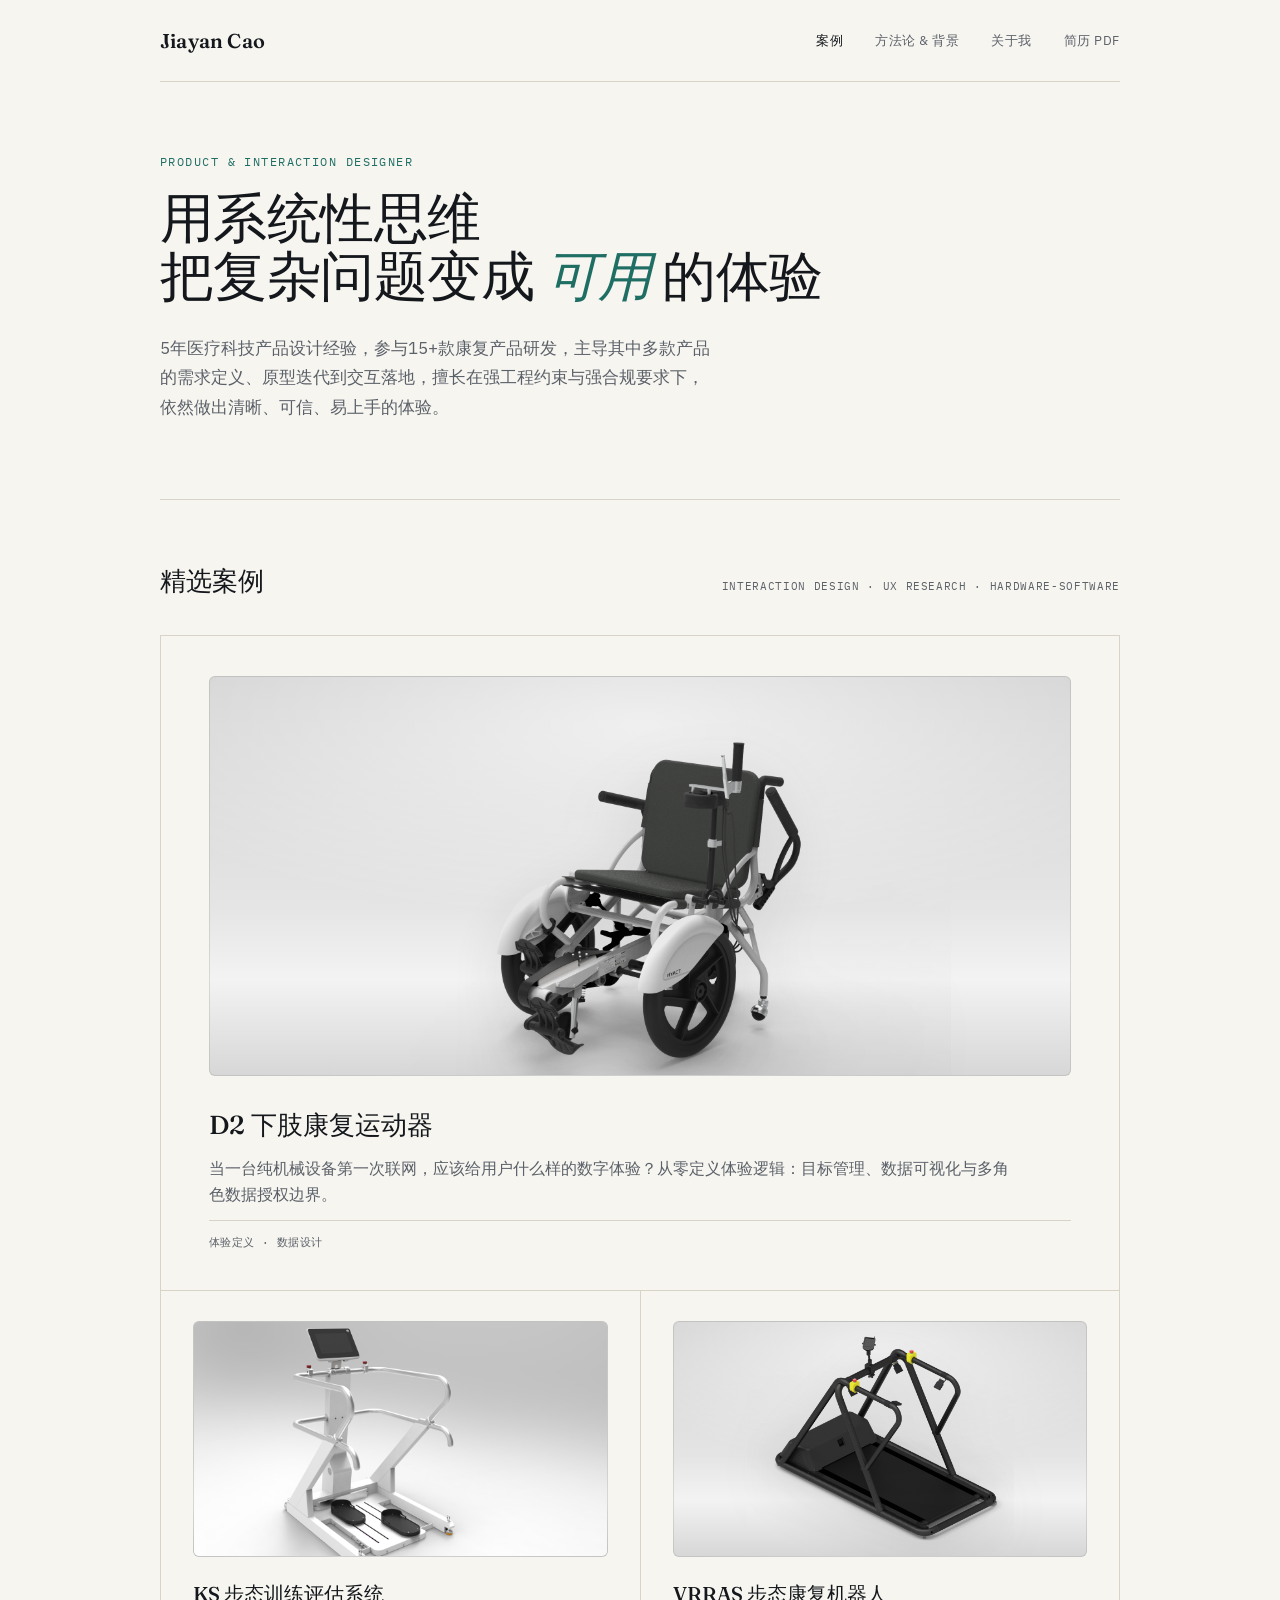
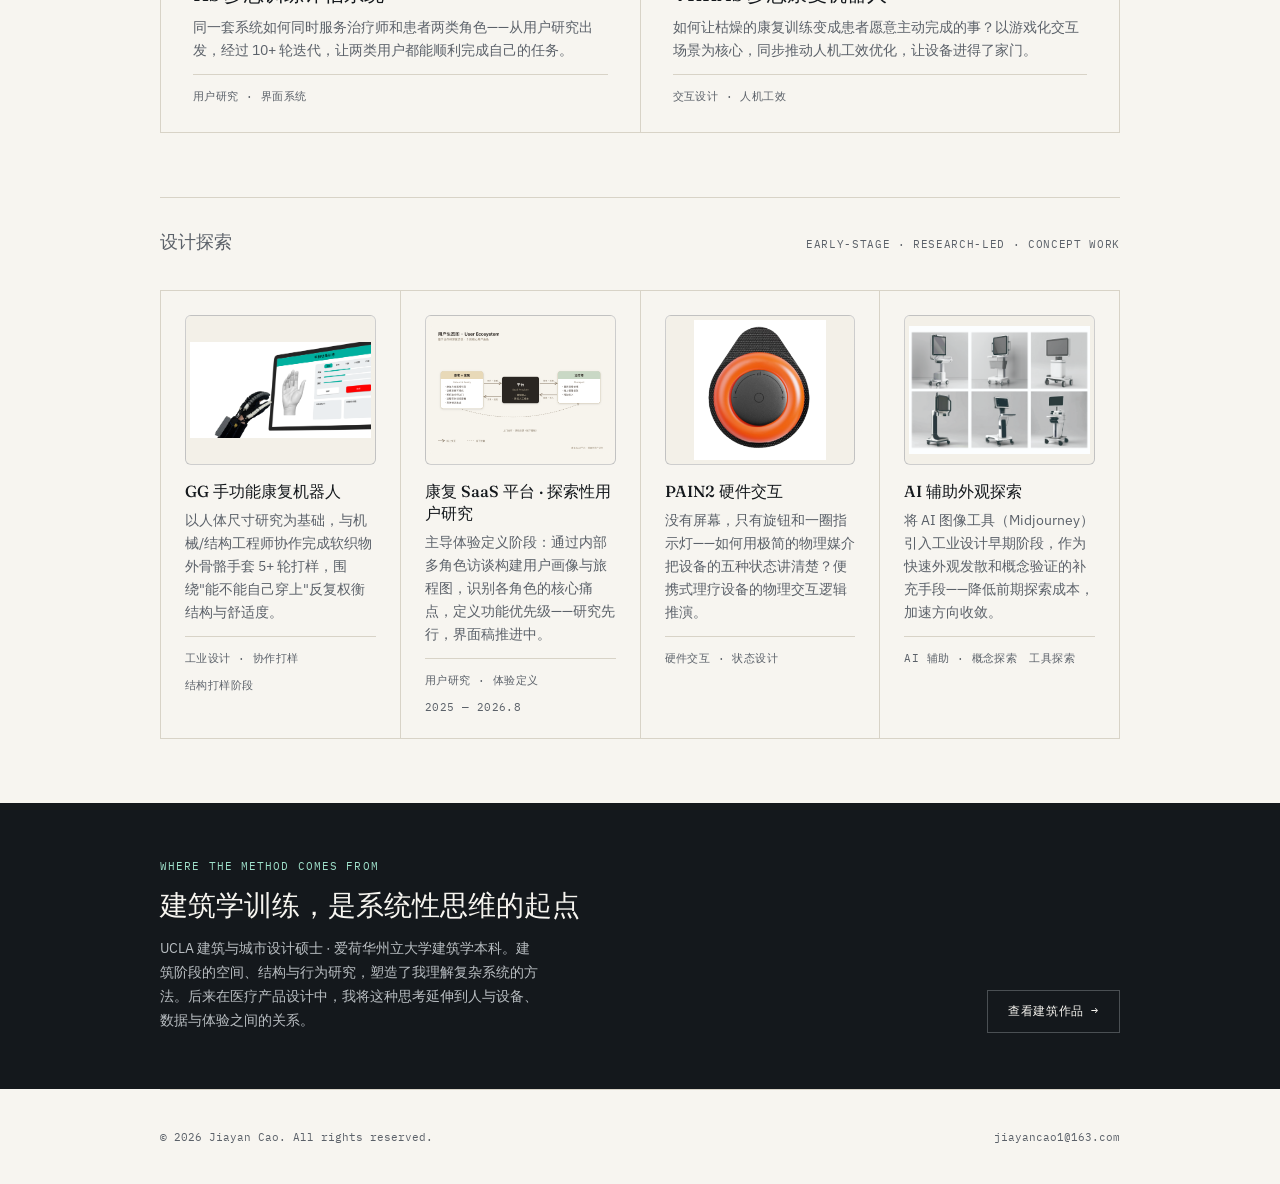
<file: index.html>
<!DOCTYPE html>
<html lang="zh-CN">
<head>
<meta charset="UTF-8">
<meta name="viewport" content="width=device-width, initial-scale=1">
<title>Jiayan Cao — Portfolio</title>
<link rel="preconnect" href="https://fonts.googleapis.com">
<link href="https://fonts.googleapis.com/css2?family=Fraunces:opsz,wght@9..144,400;9..144,500;9..144,600&family=IBM+Plex+Sans:wght@400;500&family=IBM+Plex+Sans+SC:wght@400;500&family=IBM+Plex+Mono:wght@400;500&display=swap" rel="stylesheet">
<link rel="stylesheet" href="assets/style.css?v=3">
<style>
  /* --- 设计探索卡片：内嵌紧凑型多图轮播（hover 浮现式：浮动箭头 + 极简圆点） --- */
  .thumb-carousel{position:relative;width:100%;height:100%;}
  .thumb-carousel .tc-viewport{
    width:100%;height:100%;overflow:hidden;
    display:flex;align-items:center;justify-content:center;
    padding:4px;box-sizing:border-box;
  }
  .thumb-carousel .tc-viewport img{max-width:100%;max-height:100%;width:auto;height:auto;display:block;}
  /* 浮动箭头：hover 时浮现，图片左右两侧垂直居中 */
  .thumb-carousel .tc-btn{
    position:absolute;top:50%;transform:translateY(-50%);
    width:22px;height:22px;border-radius:50%;
    background:rgba(20,24,28,0.45);color:#fff;border:none;
    display:flex;align-items:center;justify-content:center;
    cursor:pointer;font-size:13px;line-height:1;
    opacity:0;transition:opacity 0.25s ease,background 0.15s;
    z-index:2;backdrop-filter:blur(3px);
  }
  .thumb-carousel .tc-btn.prev-btn{left:6px;}
  .thumb-carousel .tc-btn.next-btn{right:6px;}
  .thumb-carousel:hover .tc-btn{opacity:1;}
  .thumb-carousel .tc-btn:hover{background:rgba(20,24,28,0.7);}
  /* 圆点指示器：底部居中，hover 时浮现 */
  .thumb-carousel .tc-dots{
    position:absolute;left:50%;transform:translateX(-50%);bottom:5px;
    display:flex;gap:4px;z-index:2;
    opacity:0;transition:opacity 0.25s ease;
  }
  .thumb-carousel:hover .tc-dots{opacity:1;}
  .thumb-carousel .tc-dot{
    width:4px;height:4px;border-radius:50%;
    background:rgba(255,255,255,0.4);cursor:pointer;
    transition:background 0.15s,transform 0.15s;
  }
  .thumb-carousel .tc-dot.on{background:#fff;transform:scale(1.3);}
  .thumb-carousel .tc-dot:hover{background:rgba(255,255,255,0.7);}
  /* 触屏设备：无 hover，始终显示控件 */
  @media (hover: none){
    .thumb-carousel .tc-btn,.thumb-carousel .tc-dots{opacity:1;}
  }

  /* --- Lightbox：点击研究类缩略图放大查看 --- */
  .thumb-carousel .tc-viewport img.zoomable{cursor:zoom-in;}
  .lightbox-overlay{
    position:fixed;inset:0;z-index:9999;
    background:rgba(20,24,28,0.92);
    display:none;align-items:center;justify-content:center;
    padding:32px;box-sizing:border-box;
  }
  .lightbox-overlay.show{display:flex;}
  .lightbox-overlay img{
    max-width:95vw;max-height:92vh;
    width:auto;height:auto;
    box-shadow:0 20px 60px rgba(0,0,0,0.5);
    border-radius:6px;background:#F7F4ED;
  }
  .lightbox-close{
    position:absolute;top:18px;right:22px;
    width:36px;height:36px;border:none;border-radius:50%;
    background:rgba(255,255,255,0.15);color:#fff;
    font-size:20px;line-height:1;cursor:pointer;
    display:flex;align-items:center;justify-content:center;
    transition:background 0.15s;
  }
  .lightbox-close:hover{background:rgba(255,255,255,0.3);}
</style>
</head>
<body>

<div class="wrap">
  <nav>
    <div class="logo"><a href="index.html">Jiayan Cao</a></div>
    <div class="navlinks">
      <a href="index.html" class="active">案例</a>
      <a href="architecture.html">方法论 &amp; 背景</a>
      <a href="about.html">关于我</a>
      <a href="assets/Resume_曹家彦.pdf?v=20261028" target="_blank" rel="noopener">简历 PDF</a>
    </div>
  </nav>

  <section class="hero">
    <div class="kicker">Product &amp; Interaction Designer</div>
    <h1 class="hero-title">用系统性思维<br>把复杂问题变成 <em>可用</em> 的体验</h1>
    <p class="hero-sub">5年医疗科技产品设计经验，参与15+款康复产品研发，主导其中多款产品的需求定义、原型迭代到交互落地，擅长在强工程约束与强合规要求下，依然做出清晰、可信、易上手的体验。</p>
  </section>

  <section id="featured-cases" class="section">
    <div class="section-head">
      <h2>精选案例</h2>
      <div class="tag">Interaction design · UX research · Hardware-Software</div>
    </div>
    <div class="grid">
      <a class="card featured-hero" href="d2.html">
        <div class="thumb stage-unified d2-stage"><img src="assets/D2/d2_new.png" alt="D2"></div>
        <h3>D2 下肢康复运动器</h3>
        <p>当一台纯机械设备第一次联网，应该给用户什么样的数字体验？从零定义体验逻辑：目标管理、数据可视化与多角色数据授权边界。</p>
        <div class="card-cta">查看案例 →</div>
        <div class="spec">
          <span class="cap">体验定义 · 数据设计</span>
        </div>
      </a>
      <a class="card" href="ks.html">
        <div class="thumb stage-unified ks-stage"><img src="assets/KS/ks_hero.jpg" alt="KS"></div>
        <h3>KS 步态训练评估系统</h3>
        <p>同一套系统如何同时服务治疗师和患者两类角色——从用户研究出发，经过 10+ 轮迭代，让两类用户都能顺利完成自己的任务。</p>
        <div class="card-cta">查看案例 →</div>
        <div class="spec">
          <span class="cap">用户研究 · 界面系统</span>
        </div>
      </a>
      <a class="card" href="vrras.html">
        <div class="thumb stage-unified vrras-stage"><img src="assets/VRRAS/vrras_new.png" alt="VRRAS"></div>
        <h3>VRRAS 步态康复机器人</h3>
        <p>如何让枯燥的康复训练变成患者愿意主动完成的事？以游戏化交互场景为核心，同步推动人机工效优化，让设备进得了家门。</p>
        <div class="card-cta">查看案例 →</div>
        <div class="spec">
          <span class="cap">交互设计 · 人机工效</span>
        </div>
      </a>
    </div>
  </section>

  <section class="section" style="padding-top:32px;">
    <div class="section-head">
      <h2 style="font-size:18px;color:var(--ink-soft);">设计探索</h2>
      <div class="tag">Early-stage · Research-led · Concept work</div>
    </div>
    <div class="grid cols-4">
      <div class="card sm">
        <div class="thumb" id="de-thumb-gg" style="height:150px;"></div>
        <h3 style="font-size:16px;">GG 手功能康复机器人</h3>
        <p>以人体尺寸研究为基础，与机械/结构工程师协作完成软织物外骨骼手套 5+ 轮打样，围绕"能不能自己穿上"反复权衡结构与舒适度。</p>
        <div class="spec"><span class="cap">工业设计 · 协作打样</span><span>结构打样阶段</span></div>
      </div>
      <div class="card sm">
        <div class="thumb" id="de-thumb-saas" style="height:150px;"></div>
        <h3 style="font-size:16px;">康复 SaaS 平台 · 探索性用户研究</h3>
        <p>主导体验定义阶段：通过内部多角色访谈构建用户画像与旅程图，识别各角色的核心痛点，定义功能优先级——研究先行，界面稿推进中。</p>
        <div class="spec"><span class="cap">用户研究 · 体验定义</span><span>2025 — 2026.8</span></div>
      </div>
      <div class="card sm">
        <div class="thumb" id="de-thumb-pain2" style="height:150px;"></div>
        <h3 style="font-size:16px;">PAIN2 硬件交互</h3>
        <p>没有屏幕，只有旋钮和一圈指示灯——如何用极简的物理媒介把设备的五种状态讲清楚？便携式理疗设备的物理交互逻辑推演。</p>
        <div class="spec"><span class="cap">硬件交互 · 状态设计</span></div>
      </div>
      <div class="card sm">
        <div class="thumb" id="de-thumb-ai" style="height:150px;"></div>
        <h3 style="font-size:16px;">AI 辅助外观探索</h3>
        <p>将 AI 图像工具（Midjourney）引入工业设计早期阶段，作为快速外观发散和概念验证的补充手段——降低前期探索成本，加速方向收敛。</p>
        <div class="spec"><span class="cap">AI 辅助 · 概念探索</span><span>工具探索</span></div>
      </div>
    </div>
  </section>
</div>

<a class="arch-strip" href="architecture.html" style="display:block;">
  <div class="wrap">
    <div>
      <div class="kicker">Where the method comes from</div>
      <h2>建筑学训练，是系统性思维的起点</h2>
      <p>UCLA 建筑与城市设计硕士 · 爱荷华州立大学建筑学本科。建筑阶段的空间、结构与行为研究，塑造了我理解复杂系统的方法。后来在医疗产品设计中，我将这种思考延伸到人与设备、数据与体验之间的关系。</p>
    </div>
    <div class="cta">查看建筑作品 →</div>
  </div>
</a>

<div class="wrap">
  <footer class="simple">
    <span>© 2026 Jiayan Cao. All rights reserved.</span>
    <span>jiayancao1@163.com</span>
  </footer>
</div>

<script>
  // =====================================================
  // Lightbox：缩略图点击放大查看（用于研究类内容）
  // =====================================================
  (function() {
    var overlay = document.createElement('div');
    overlay.className = 'lightbox-overlay';
    var closeBtn = document.createElement('button');
    closeBtn.className = 'lightbox-close';
    closeBtn.setAttribute('aria-label', '关闭');
    closeBtn.textContent = '×';
    var overlayImg = document.createElement('img');
    overlay.appendChild(closeBtn);
    overlay.appendChild(overlayImg);
    document.body.appendChild(overlay);

    function open(src) {
      overlayImg.src = src;
      overlay.classList.add('show');
    }
    function close() {
      overlay.classList.remove('show');
      overlayImg.src = '';
    }
    closeBtn.addEventListener('click', function(e) {
      e.stopPropagation();
      close();
    });
    overlay.addEventListener('click', function(e) {
      if (e.target === overlay) { close(); }
    });
    document.addEventListener('keydown', function(e) {
      if (e.key === 'Escape' && overlay.classList.contains('show')) { close(); }
    });
    window.__thumbLightbox = { open: open, close: close };
  })();

  // =====================================================
  // 工具：分析图片边缘主色调，返回适配的容器背景色
  // =====================================================
  function detectImageBgColor(imgSrc, callback) {
    var testImg = new Image();
    testImg.crossOrigin = 'anonymous';
    testImg.onload = function() {
      try {
        var canvas = document.createElement('canvas');
        var w = testImg.naturalWidth;
        var h = testImg.naturalHeight;
        if (w === 0 || h === 0) { callback('#F3F0E8'); return; }
        var sampleW = Math.min(w, 80);
        var sampleH = Math.min(h, 80);
        canvas.width = sampleW;
        canvas.height = sampleH;
        var ctx = canvas.getContext('2d');
        ctx.drawImage(testImg, 0, 0, sampleW, sampleH);
        var data = ctx.getImageData(0, 0, sampleW, sampleH).data;

        var samples = [];
        function pushPixel(x, y) {
          var i = (y * sampleW + x) * 4;
          samples.push([data[i], data[i+1], data[i+2]]);
        }
        var corners = [[1,1], [sampleW-2,1], [1,sampleH-2], [sampleW-2,sampleH-2]];
        corners.forEach(function(c) { pushPixel(c[0], c[1]); });
        var step = 10;
        for (var x = 0; x < sampleW; x += step) { pushPixel(x, 0); pushPixel(x, sampleH-1); }
        for (var y = 0; y < sampleH; y += step) { pushPixel(0, y); pushPixel(sampleW-1, y); }

        var rSum = 0, gSum = 0, bSum = 0;
        samples.forEach(function(s) { rSum += s[0]; gSum += s[1]; bSum += s[2]; });
        var r = Math.round(rSum / samples.length);
        var g = Math.round(gSum / samples.length);
        var b = Math.round(bSum / samples.length);
        var lum = 0.2126 * r + 0.7152 * g + 0.0722 * b;

        var variance = 0;
        samples.forEach(function(s) {
          variance += Math.pow(s[0]-r,2) + Math.pow(s[1]-g,2) + Math.pow(s[2]-b,2);
        });
        variance = variance / samples.length;

        var color;
        if (variance < 600) {
          if (lum > 230) { color = '#ffffff'; }
          else if (lum < 25) { color = '#14181c'; }
          else { color = 'rgb('+r+','+g+','+b+')'; }
        } else {
          if (lum > 180) { color = '#ffffff'; }
          else if (lum < 60) { color = '#14181c'; }
          else { color = '#F3F0E8'; }
        }
        callback(color);
      } catch(e) {
        callback('#F3F0E8');
      }
    };
    testImg.onerror = function() { callback('#F3F0E8'); };
    testImg.src = imgSrc;
  }

  // =====================================================
  // 通用：内嵌紧凑型轮播（用于 thumb 区域多图展示）
  // 手动切换 + 背景色随当前图片自动调整
  // =====================================================
  function createThumbCarousel(container, images, bgOverrides, zoomable) {
    if (!container || container._inited) return;
    container._inited = true;
    container.innerHTML = '';
    bgOverrides = bgOverrides || {};
    zoomable = !!zoomable;

    var idx = 0;

    var wrap = document.createElement('div');
    wrap.className = 'thumb-carousel';

    var viewport = document.createElement('div');
    viewport.className = 'tc-viewport';
    var img = document.createElement('img');
    if (zoomable) { img.classList.add('zoomable'); }
    viewport.appendChild(img);
    wrap.appendChild(viewport);

    var dots;
    if (images.length > 1) {
      var prev = document.createElement('button');
      prev.className = 'tc-btn prev-btn';
      prev.innerHTML = '‹';
      prev.onclick = function(e) {
        e.stopPropagation();
        idx = (idx - 1 + images.length) % images.length;
        render();
      };

      dots = document.createElement('div');
      dots.className = 'tc-dots';
      images.forEach(function(_, i) {
        var d = document.createElement('span');
        d.className = 'tc-dot' + (i === 0 ? ' on' : '');
        d.onclick = function(e) {
          e.stopPropagation();
          idx = i;
          render();
        };
        dots.appendChild(d);
      });

      var next = document.createElement('button');
      next.className = 'tc-btn next-btn';
      next.innerHTML = '›';
      next.onclick = function(e) {
        e.stopPropagation();
        idx = (idx + 1) % images.length;
        render();
      };

      wrap.appendChild(prev);
      wrap.appendChild(dots);
      wrap.appendChild(next);
    }

    container.appendChild(wrap);

    if (zoomable && window.__thumbLightbox) {
      img.addEventListener('click', function(e) {
        e.stopPropagation();
        window.__thumbLightbox.open(img.src);
      });
    }

    function applyBg(targetImg, viewportEl, currentIdx) {
      var key = 'i' + currentIdx;
      if (bgOverrides[key]) {
        viewportEl.style.background = bgOverrides[key];
        return;
      }
      if (bgOverrides._default) {
        viewportEl.style.background = bgOverrides._default;
        return;
      }
      detectImageBgColor(targetImg.src, function(color) {
        viewportEl.style.background = color;
      });
    }

    function render() {
      img.src = images[idx];
      img.onload = function() { applyBg(img, viewport, idx); img.onload = null; };
      applyBg(img, viewport, idx);
      if (images.length > 1) {
        Array.prototype.forEach.call(dots.children, function(d, i) {
          d.classList.toggle('on', i === idx);
        });
      }
    }
    render();
  }

  // =====================================================
  // 设计探索卡片轮播初始化
  // 往数组里追加图片路径即可扩展，一旦 length > 1 会自动出现箭头和圆点
  // =====================================================

  // GG 手功能康复机器人 — 6 张图
  createThumbCarousel(document.getElementById('de-thumb-gg'), [
    'assets/GG/场景1.png?v=20260711a',
    'assets/GG/场景2.jpg?v=20260711a',
    'assets/GG/样机.jpg?v=20260711a',
    'assets/GG/process.png?v=20260711a',
    'assets/GG/模型1.png?v=20260711a',
    'assets/GG/模型2.png?v=20260711a'
  ], { _default: '#F3F0E8' });

  // AI 辅助外观探索 — 6 张图
  createThumbCarousel(document.getElementById('de-thumb-ai'), [
    'assets/ai/set1.jpg?v=20260711a',
    'assets/ai/set2.jpg?v=20260711a',
    'assets/ai/set3.jpg?v=20260711a',
    'assets/ai/set4.jpg?v=20260711a',
  ], { _default: '#F3F0E8' });
  // PAIN2 硬件交互 — 2 张图
  createThumbCarousel(document.getElementById('de-thumb-pain2'), [
    'assets/PAIN2/pain2_device.png',
    'assets/PAIN2/render.png?v=20260709e',
    'assets/PAIN2/草图1.png?v=20260709e',
    'assets/PAIN2/草图2.png?v=20260709e',
    'assets/PAIN2/交互.png?v=20260709e'

  ], { _default: '#F3F0E8' });

  // 康复 SaaS 平台 · 探索性用户研究 — 2 张图（点击可放大查看）
  createThumbCarousel(document.getElementById('de-thumb-saas'), [
    'assets/saas/saas_ecosystem.png',
    'assets/saas/saas_painpoints.png'
  ], { _default: '#F7F4ED' }, true);
</script>

</body>
</html>
</file>
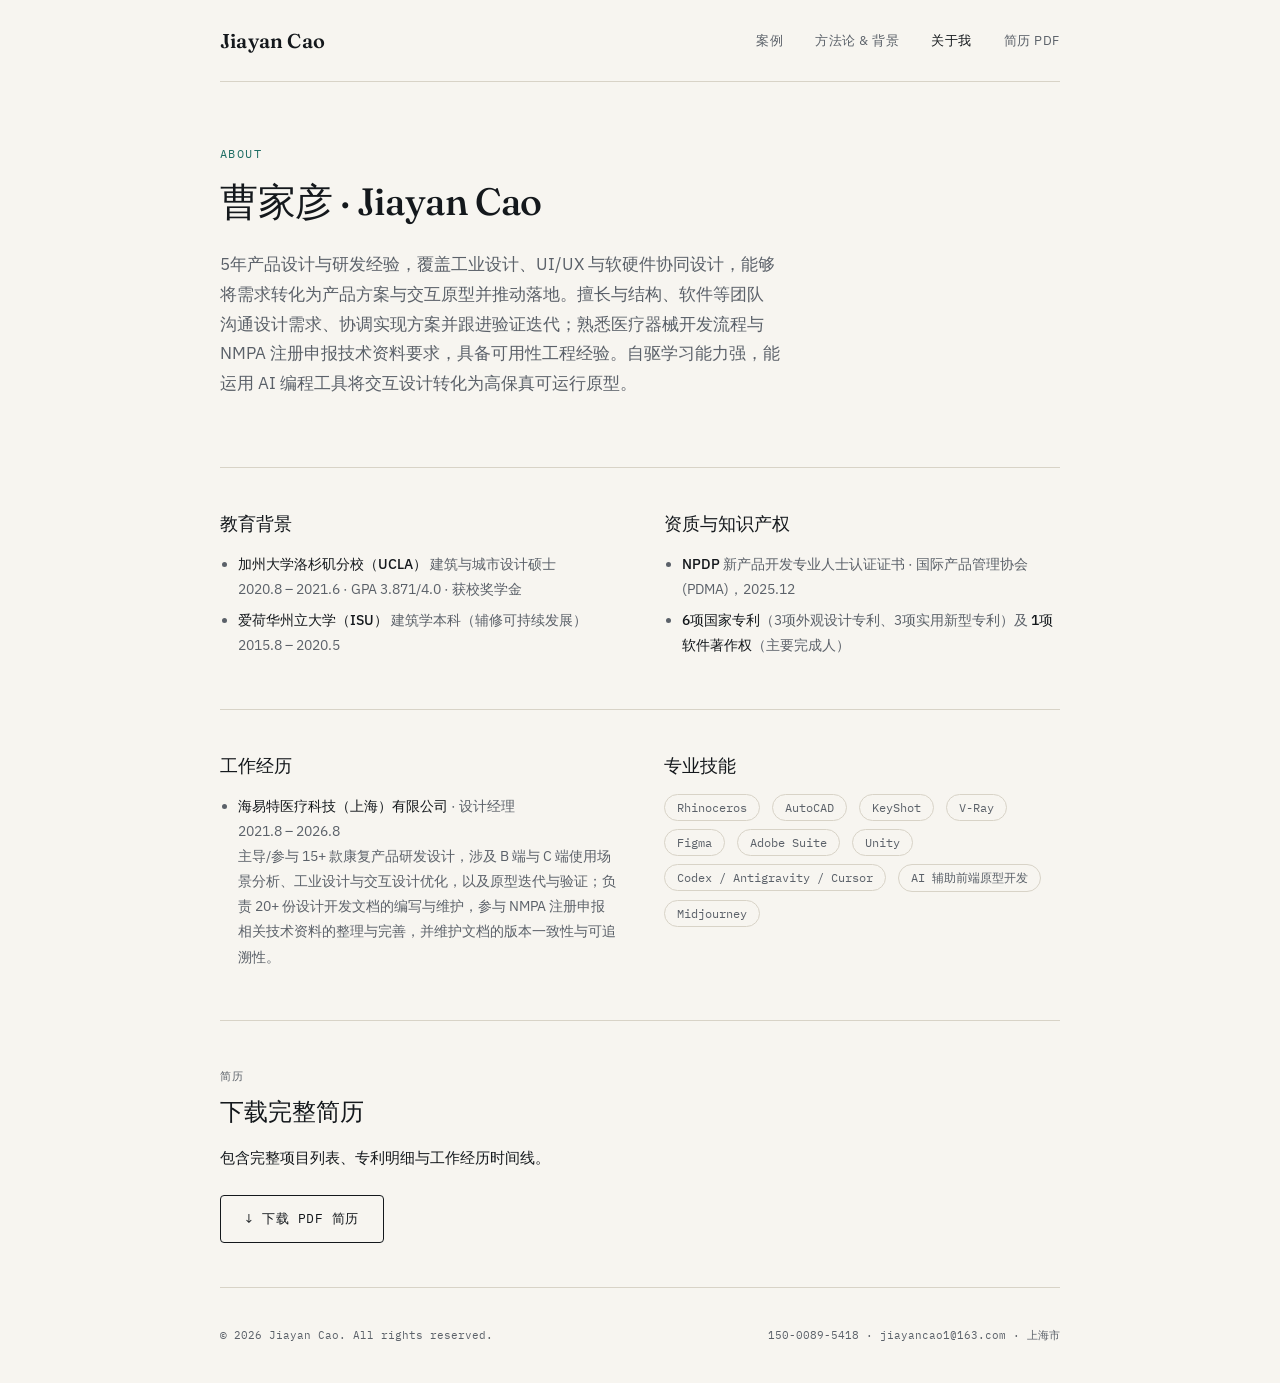
<file: about.html>
<!DOCTYPE html>
<html lang="zh-CN">
<head>
<meta charset="UTF-8">
<meta name="viewport" content="width=device-width, initial-scale=1">
<title>关于我 — Jiayan Cao</title>
<link rel="preconnect" href="https://fonts.googleapis.com">
<link href="https://fonts.googleapis.com/css2?family=Fraunces:opsz,wght@9..144,400;9..144,500;9..144,600&family=IBM+Plex+Sans:wght@400;500&family=IBM+Plex+Sans+SC:wght@400;500&family=IBM+Plex+Mono:wght@400;500&display=swap" rel="stylesheet">
<link rel="stylesheet" href="assets/style.css?v=2">
</head>
<body>

<div class="wrap narrow">
  <nav>
    <div class="logo"><a href="index.html">Jiayan Cao</a></div>
    <div class="navlinks">
      <a href="index.html">案例</a>
      <a href="architecture.html">方法论 &amp; 背景</a>
      <a href="about.html" class="active">关于我</a>
      <a href="assets/Resume_曹家彦.pdf?v=20261028" target="_blank" rel="noopener">简历 PDF</a>
    </div>
  </nav>

  <div class="hero" style="padding:64px 0 32px;">
    <div class="kicker">About</div>
    <h1 class="hero-title" style="font-size:38px;">曹家彦 · Jiayan Cao</h1>
    <p class="hero-sub">5年产品设计与研发经验，覆盖工业设计、UI/UX 与软硬件协同设计，能够将需求转化为产品方案与交互原型并推动落地。擅长与结构、软件等团队沟通设计需求、协调实现方案并跟进验证迭代；熟悉医疗器械开发流程与 NMPA 注册申报技术资料要求，具备可用性工程经验。自驱学习能力强，能运用 AI 编程工具将交互设计转化为高保真可运行原型。</p>
  </div>

  <div class="about-grid">
    <div>
      <h3>教育背景</h3>
      <ul>
        <li><b>加州大学洛杉矶分校（UCLA）</b> 建筑与城市设计硕士<br>2020.8 – 2021.6 · GPA 3.871/4.0 · 获校奖学金</li>
        <li><b>爱荷华州立大学（ISU）</b> 建筑学本科（辅修可持续发展）<br>2015.8 – 2020.5</li>
      </ul>
    </div>
    <div>
      <h3>资质与知识产权</h3>
      <ul>
        <li><b>NPDP</b> 新产品开发专业人士认证证书 · 国际产品管理协会 (PDMA)，2025.12</li>
        <li><b>6项国家专利</b>（3项外观设计专利、3项实用新型专利）及 <b>1项软件著作权</b>（主要完成人）</li>
      </ul>
    </div>
  </div>

  <div class="about-grid">
    <div>
      <h3>工作经历</h3>
      <ul>
        <li><b>海易特医疗科技（上海）有限公司</b> · 设计经理<br>2021.8 – 2026.8<br>主导/参与 15+ 款康复产品研发设计，涉及 B 端与 C 端使用场景分析、工业设计与交互设计优化，以及原型迭代与验证；负责 20+ 份设计开发文档的编写与维护，参与 NMPA 注册申报相关技术资料的整理与完善，并维护文档的版本一致性与可追溯性。</li>
      </ul>
    </div>
    <div>
      <h3>专业技能</h3>
      <div>
        <span class="skill-chip">Rhinoceros</span>
        <span class="skill-chip">AutoCAD</span>
        <span class="skill-chip">KeyShot</span>
        <span class="skill-chip">V-Ray</span>
        <span class="skill-chip">Figma</span>
        <span class="skill-chip">Adobe Suite</span>
        <span class="skill-chip">Unity</span>
        <span class="skill-chip">Codex / Antigravity / Cursor</span>
        <span class="skill-chip">AI 辅助前端原型开发</span>
        <span class="skill-chip">Midjourney</span>
      </div>
    </div>
  </div>

  <div id="resume" class="body-section stack" style="border-top:0.5px solid var(--line);padding-top:44px;">
    <div class="st">简历</div>
    <h2>下载完整简历</h2>
    <p>包含完整项目列表、专利明细与工作经历时间线。</p>
    <a class="resume-cta" href="assets/Resume_曹家彦.pdf?v=20261028" target="_blank" rel="noopener">↓ 下载 PDF 简历</a>
  </div>

  <footer class="simple">
    <span>© 2026 Jiayan Cao. All rights reserved.</span>
    <span>150-0089-5418 · jiayancao1@163.com · 上海市</span>
  </footer>
</div>

</body>
</html>
</file>
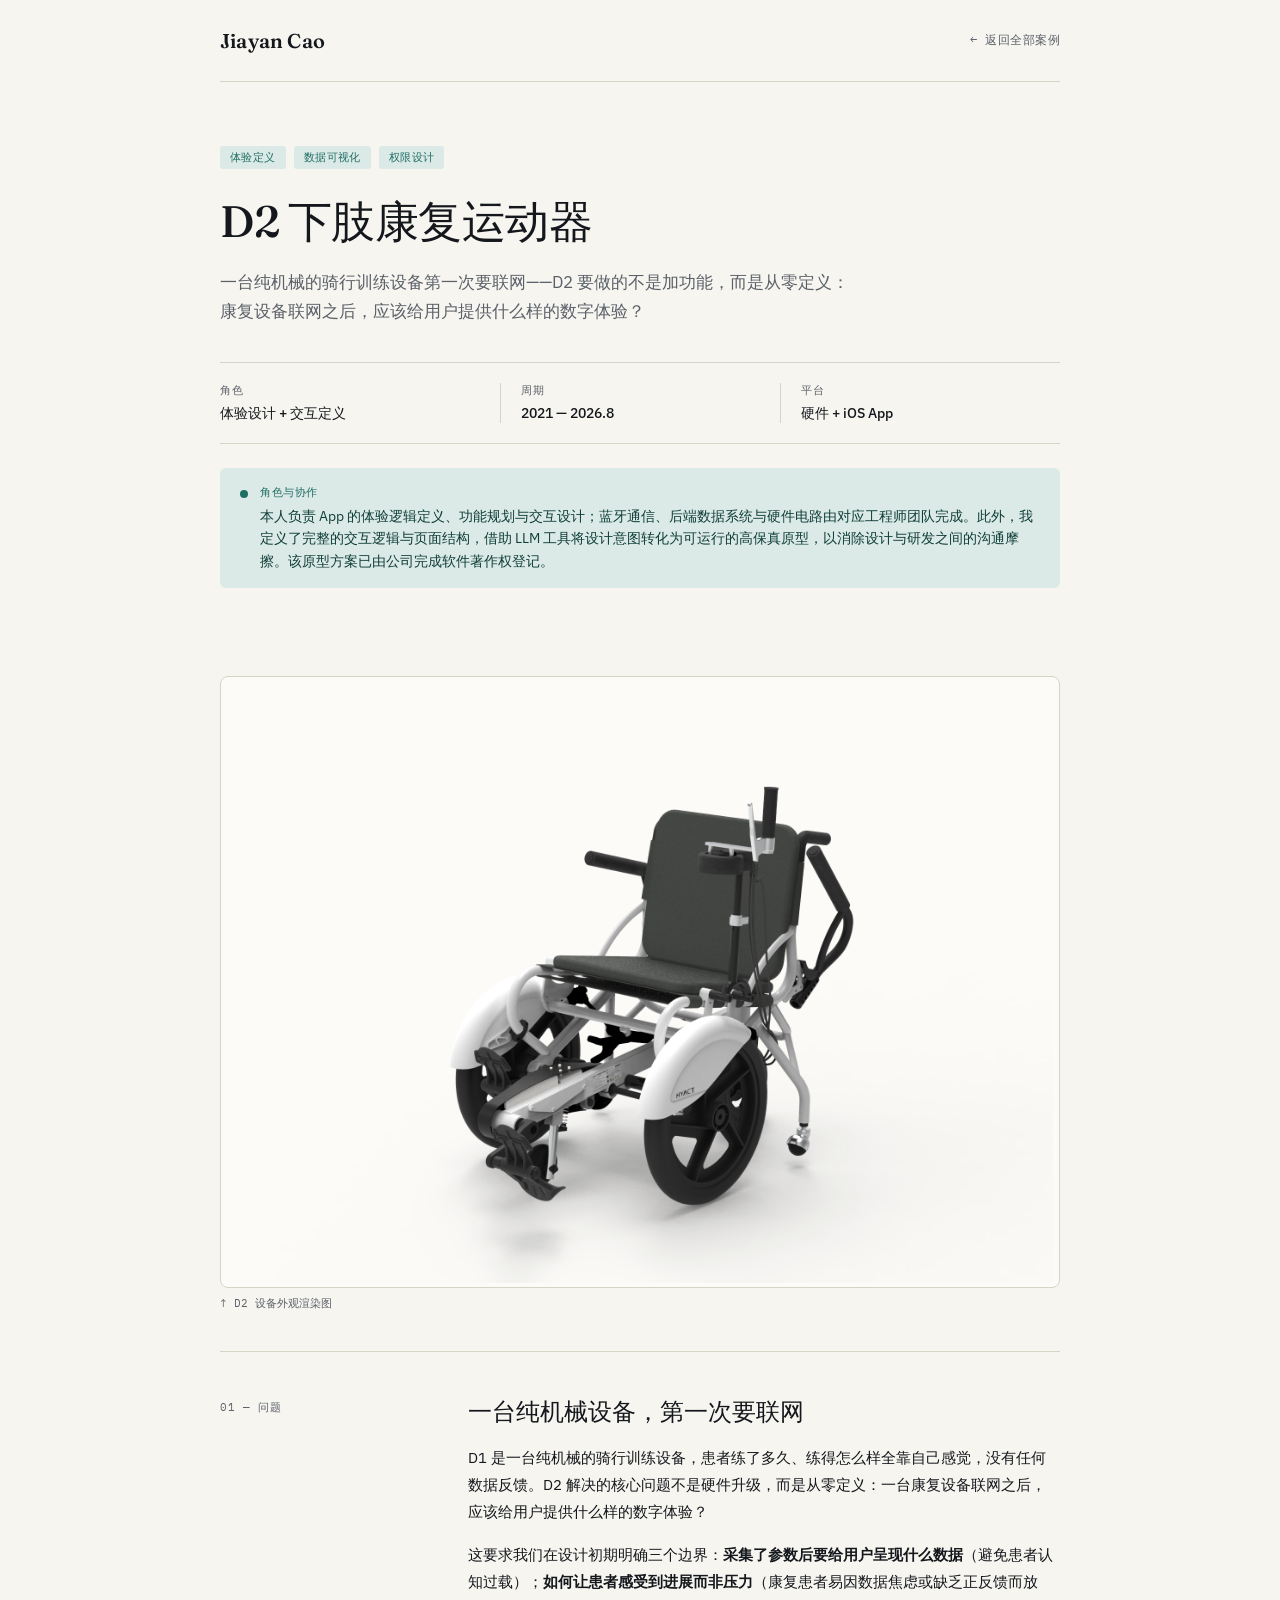
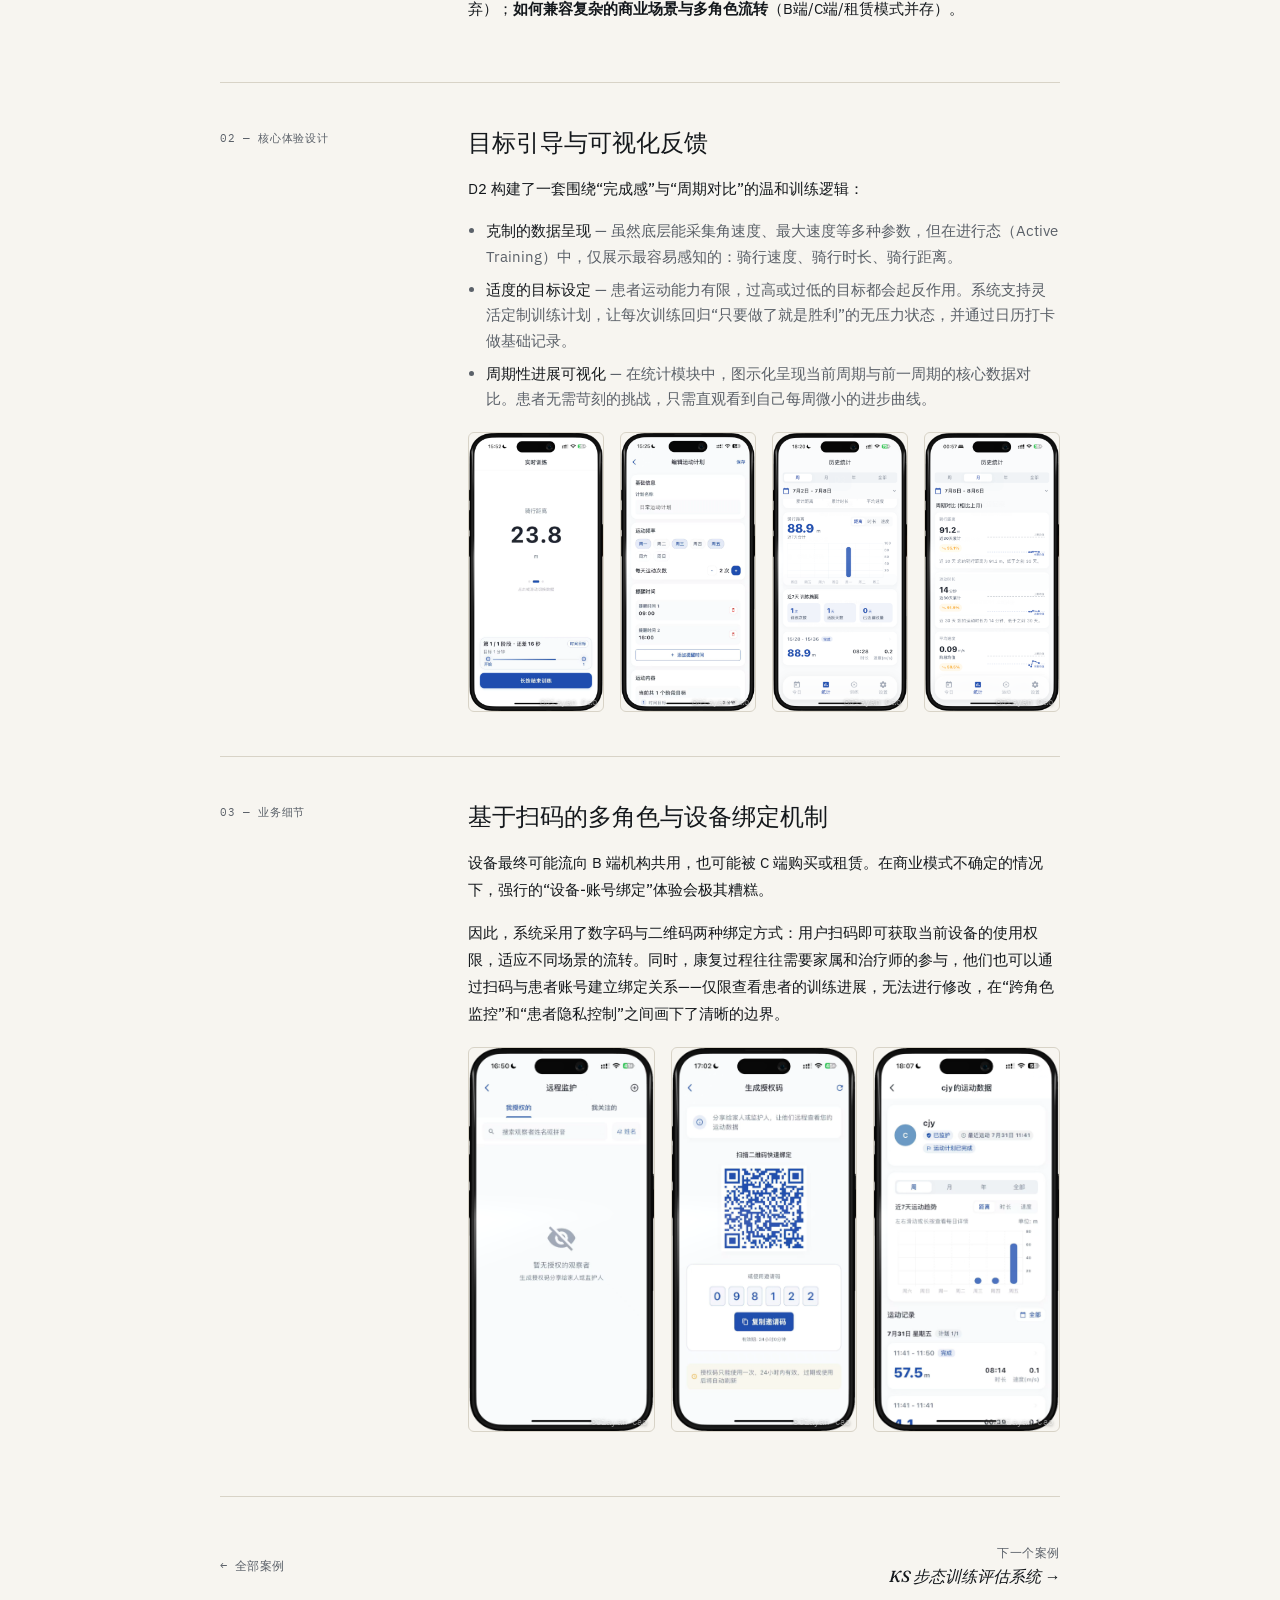
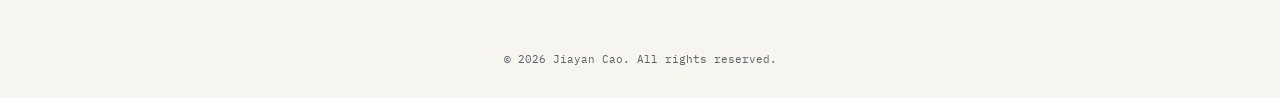
<file: d2.html>
<!DOCTYPE html>
<html lang="zh-CN">
<head>
<meta charset="UTF-8">
<meta name="viewport" content="width=device-width, initial-scale=1">
<title>D2 — Jiayan Cao</title>
<link rel="preconnect" href="https://fonts.googleapis.com">
<link href="https://fonts.googleapis.com/css2?family=Fraunces:opsz,wght@9..144,400;9..144,500;9..144,600&family=IBM+Plex+Sans:wght@400;500&family=IBM+Plex+Sans+SC:wght@400;500&family=IBM+Plex+Mono:wght@400;500&display=swap" rel="stylesheet">
<link rel="stylesheet" href="assets/style.css?v=3">
</head>
<body>

<div class="wrap narrow">
  <nav>
    <div class="logo"><a href="index.html">Jiayan Cao</a></div>
    <a class="back" href="index.html">← 返回全部案例</a>
  </nav>

  <div class="case-head">
    <div class="case-tags"><span>体验定义</span><span>数据可视化</span><span>权限设计</span></div>
    <h1 class="case-title">D2 下肢康复运动器</h1>
    <p class="case-sub">一台纯机械的骑行训练设备第一次要联网——D2 要做的不是加功能，而是从零定义：康复设备联网之后，应该给用户提供什么样的数字体验？</p>

    <div class="meta-grid" style="grid-template-columns:repeat(3,1fr)">
      <div class="m"><div class="k">角色</div><div class="v">体验设计 + 交互定义</div></div>
      <div class="m"><div class="k">周期</div><div class="v">2021 — 2026.8</div></div>
      <div class="m"><div class="k">平台</div><div class="v">硬件 + iOS App</div></div>
    </div>

    <div class="note-box accent">
      <div class="dot"></div>
      <p><span class="label">角色与协作</span>本人负责 App 的体验逻辑定义、功能规划与交互设计；蓝牙通信、后端数据系统与硬件电路由对应工程师团队完成。此外，我定义了完整的交互逻辑与页面结构，借助 LLM 工具将设计意图转化为可运行的高保真原型，以消除设计与研发之间的沟通摩擦。该原型方案已由公司完成软件著作权登记。</p>
    </div>
  </div>

  <img class="hero-img stage" src="assets/D2/d2_new.png" alt="D2 device render">
  <p class="img-caption">↑ D2 设备外观渲染图</p>

  <div class="body-section">
    <div class="st">01 — 问题</div>
    <div>
      <h2>一台纯机械设备，第一次要联网</h2>
      <p>D1 是一台纯机械的骑行训练设备，患者练了多久、练得怎么样全靠自己感觉，没有任何数据反馈。D2 解决的核心问题不是硬件升级，而是从零定义：一台康复设备联网之后，应该给用户提供什么样的数字体验？</p>
      <p>这要求我们在设计初期明确三个边界：<b>采集了参数后要给用户呈现什么数据</b>（避免患者认知过载）；<b>如何让患者感受到进展而非压力</b>（康复患者易因数据焦虑或缺乏正反馈而放弃）；<b>如何兼容复杂的商业场景与多角色流转</b>（B端/C端/租赁模式并存）。</p>
    </div>
  </div>

  <div class="body-section">
    <div class="st">02 — 核心体验设计</div>
    <div>
      <h2>目标引导与可视化反馈</h2>
      <p>D2 构建了一套围绕“完成感”与“周期对比”的温和训练逻辑：</p>
      <ul>
        <li><b>克制的数据呈现</b> — 虽然底层能采集角速度、最大速度等多种参数，但在进行态（Active Training）中，仅展示最容易感知的：骑行速度、骑行时长、骑行距离。</li>
        <li><b>适度的目标设定</b> — 患者运动能力有限，过高或过低的目标都会起反作用。系统支持灵活定制训练计划，让每次训练回归“只要做了就是胜利”的无压力状态，并通过日历打卡做基础记录。</li>
        <li><b>周期性进展可视化</b> — 在统计模块中，图示化呈现当前周期与前一周期的核心数据对比。患者无需苛刻的挑战，只需直观看到自己每周微小的进步曲线。</li>
      </ul>
      <div class="img-row four">
        <div style="position:relative;">
          <img src="assets/D2/实时.png" alt="D2 今日概览界面">
        </div>
        <div style="position:relative;">
          <img src="assets/D2/计划编辑.png" alt="D2 训练计划界面">
        </div>
        <div style="position:relative;">
          <img src="assets/D2/周统计.png" alt="D2 历史统计界面（周）">
        </div>
        <div style="position:relative;">
          <img src="assets/D2/月统计.png" alt="D2 历史统计界面（月）">
        </div>
      </div>
    </div>
  </div>

  <div class="body-section">
    <div class="st">03 — 业务细节</div>
    <div>
      <h2>基于扫码的多角色与设备绑定机制</h2>
      <p>设备最终可能流向 B 端机构共用，也可能被 C 端购买或租赁。在商业模式不确定的情况下，强行的“设备-账号绑定”体验会极其糟糕。</p>
      <p>因此，系统采用了数字码与二维码两种绑定方式：用户扫码即可获取当前设备的使用权限，适应不同场景的流转。同时，康复过程往往需要家属和治疗师的参与，他们也可以通过扫码与患者账号建立绑定关系——仅限查看患者的训练进展，无法进行修改，在“跨角色监控”和“患者隐私控制”之间画下了清晰的边界。</p>
    <div class="img-row three">
      <div style="position:relative;">
        <img src="assets/D2/远程监护.png" alt="D2 远程监护">
      </div>
      <div style="position:relative;">
        <img src="assets/D2/授权码.png" alt="D2 授权用户">
      </div>
      <div style="position:relative;">
        <img src="assets/D2/患者数据同步.png" alt="D2 患者数据">
      </div>
    </div>
    </div>
  </div>

  <footer class="site-footer">
    <a class="back" href="index.html">← 全部案例</a>
    <a class="next" href="ks.html">下一个案例<b>KS 步态训练评估系统 →</b></a>
  </footer>
  <div style="text-align:center;font-family:'IBM Plex Mono',monospace;font-size:10.5px;color:var(--ink-soft);padding:0 0 32px;">© 2026 Jiayan Cao. All rights reserved.</div>
</div>

</body>
</html>
</file>
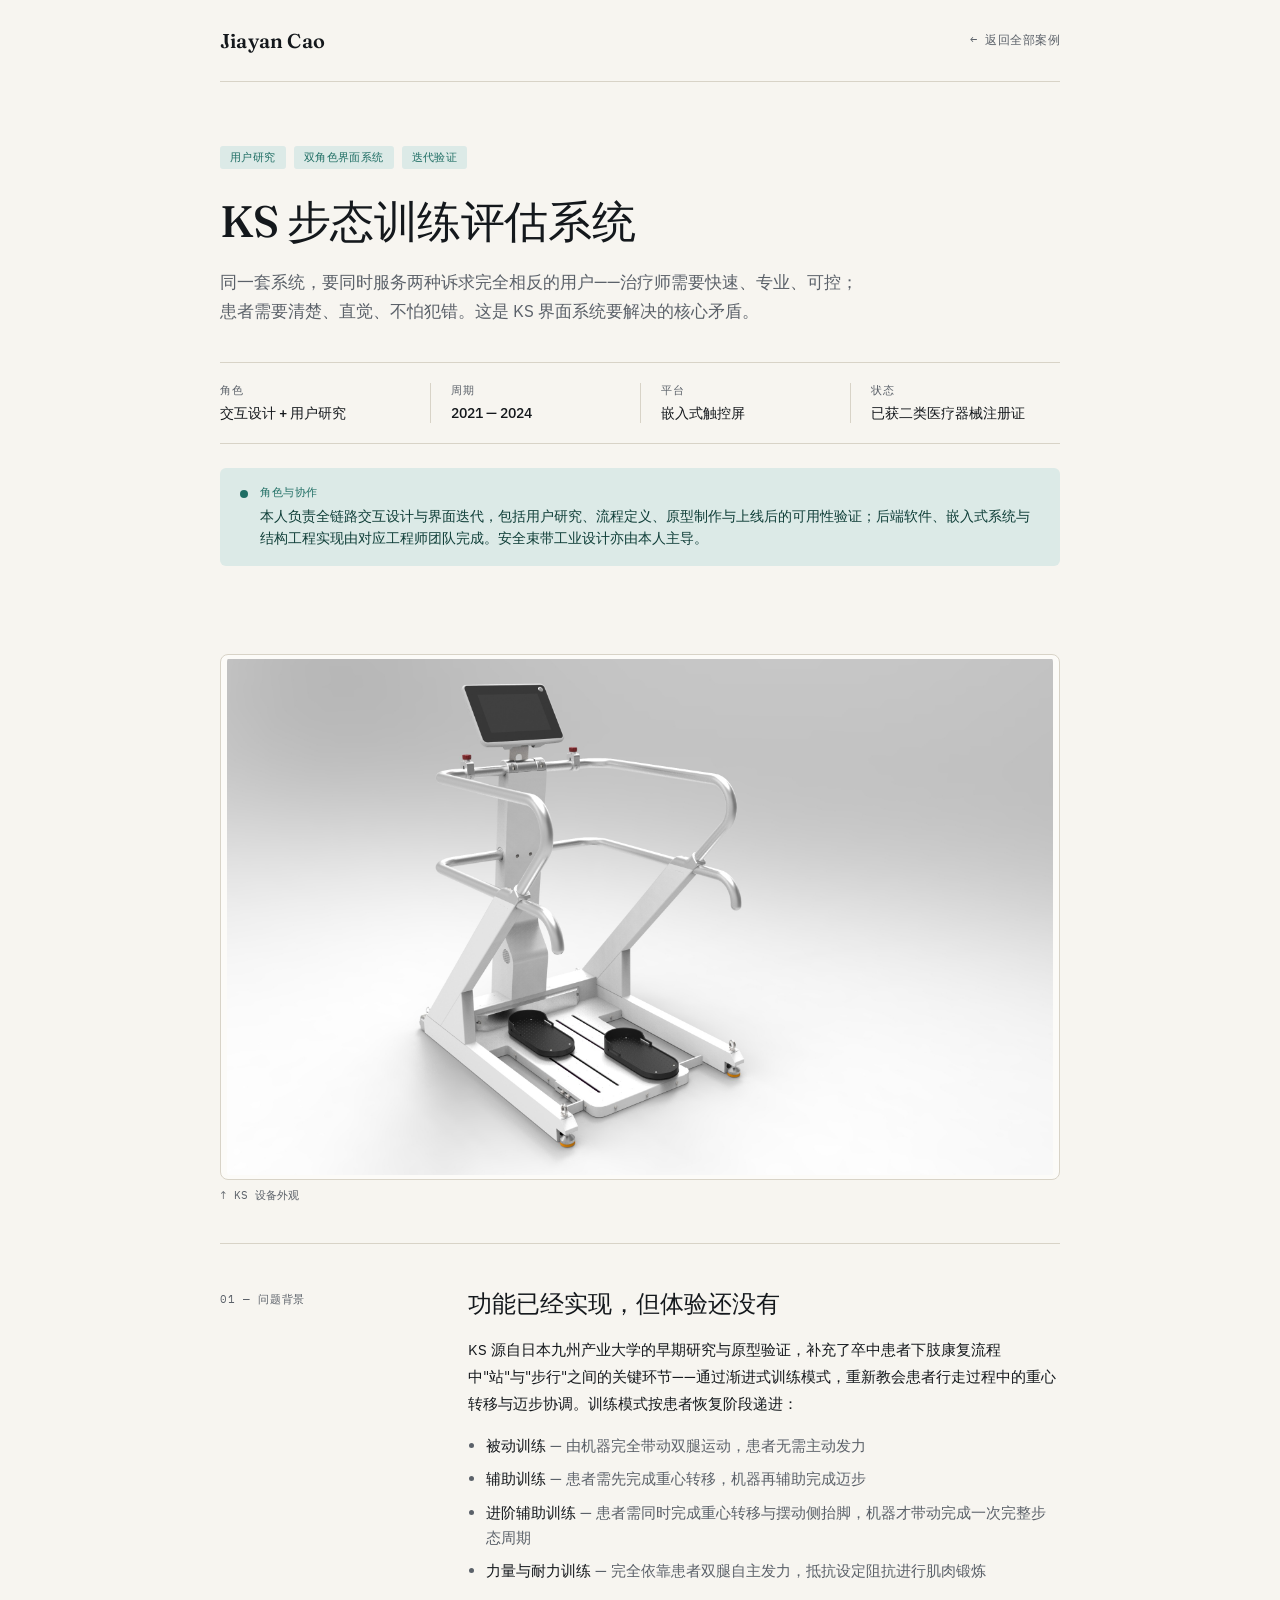
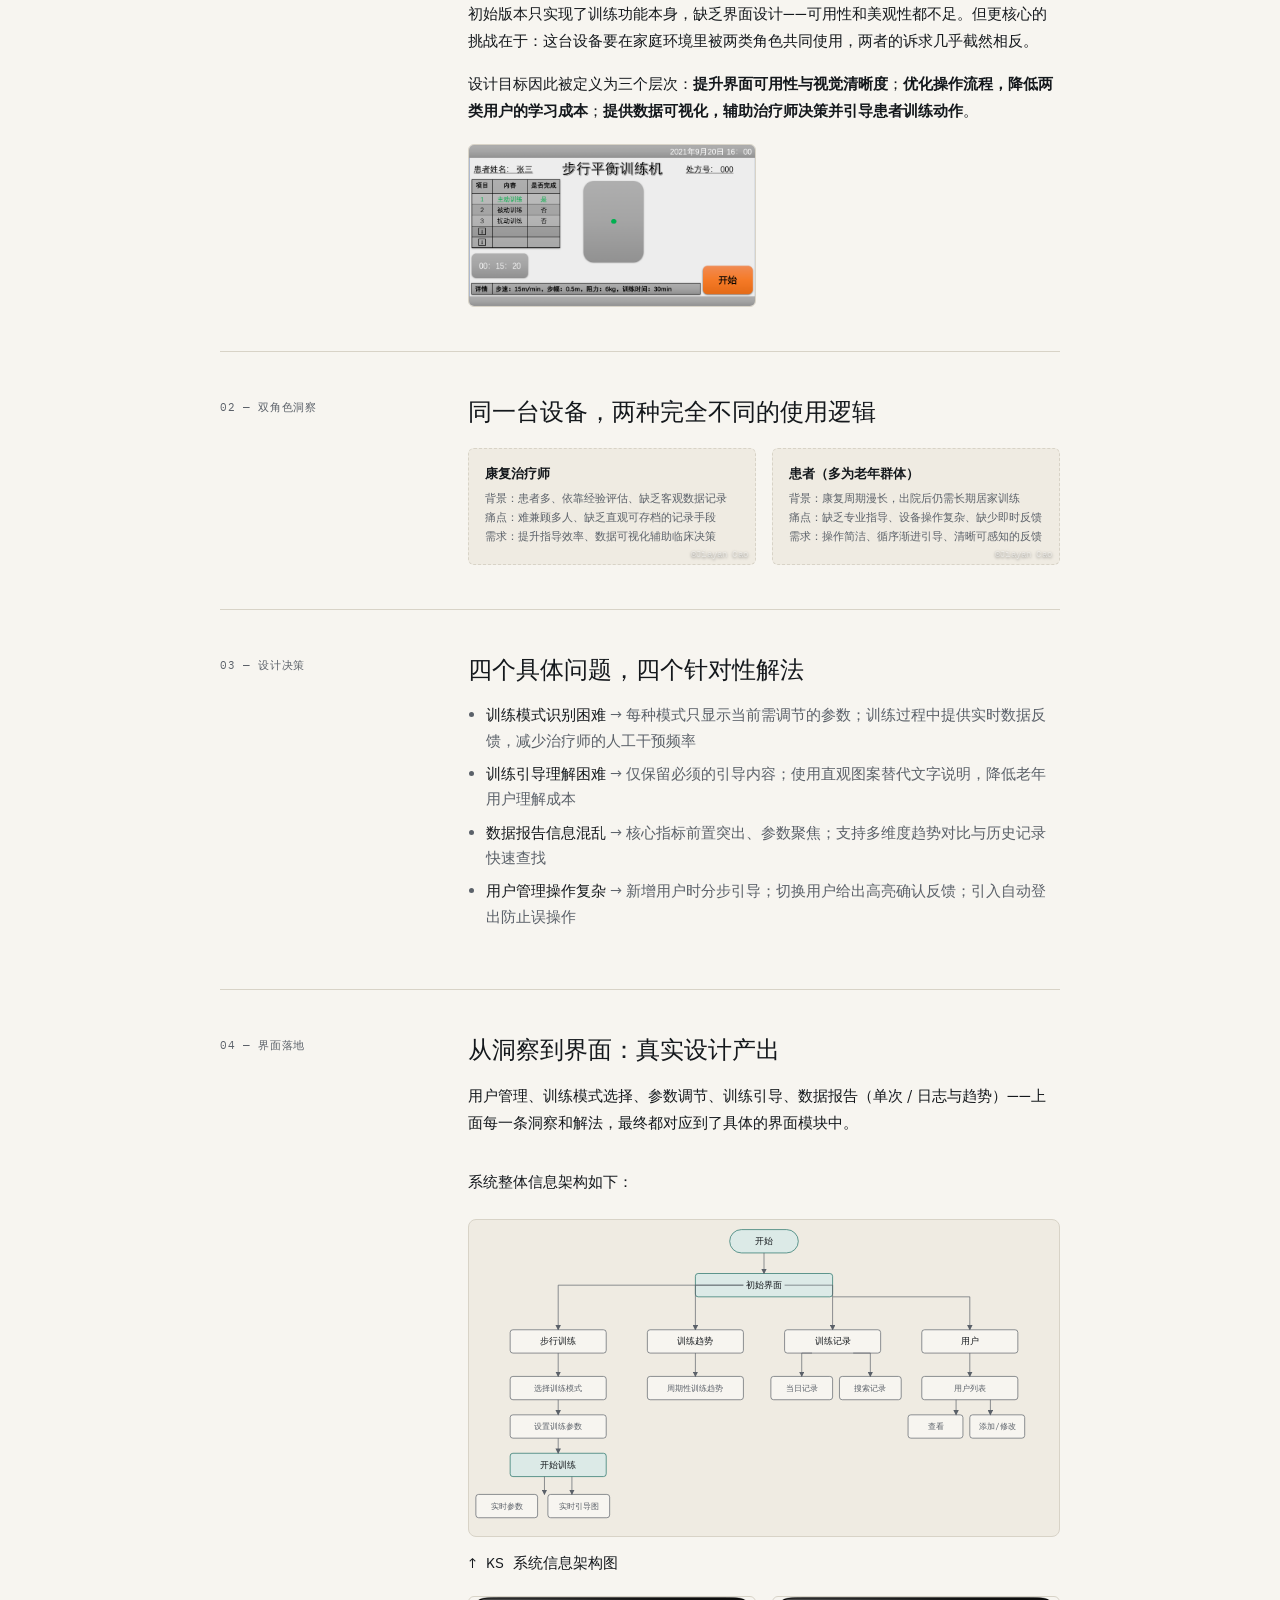
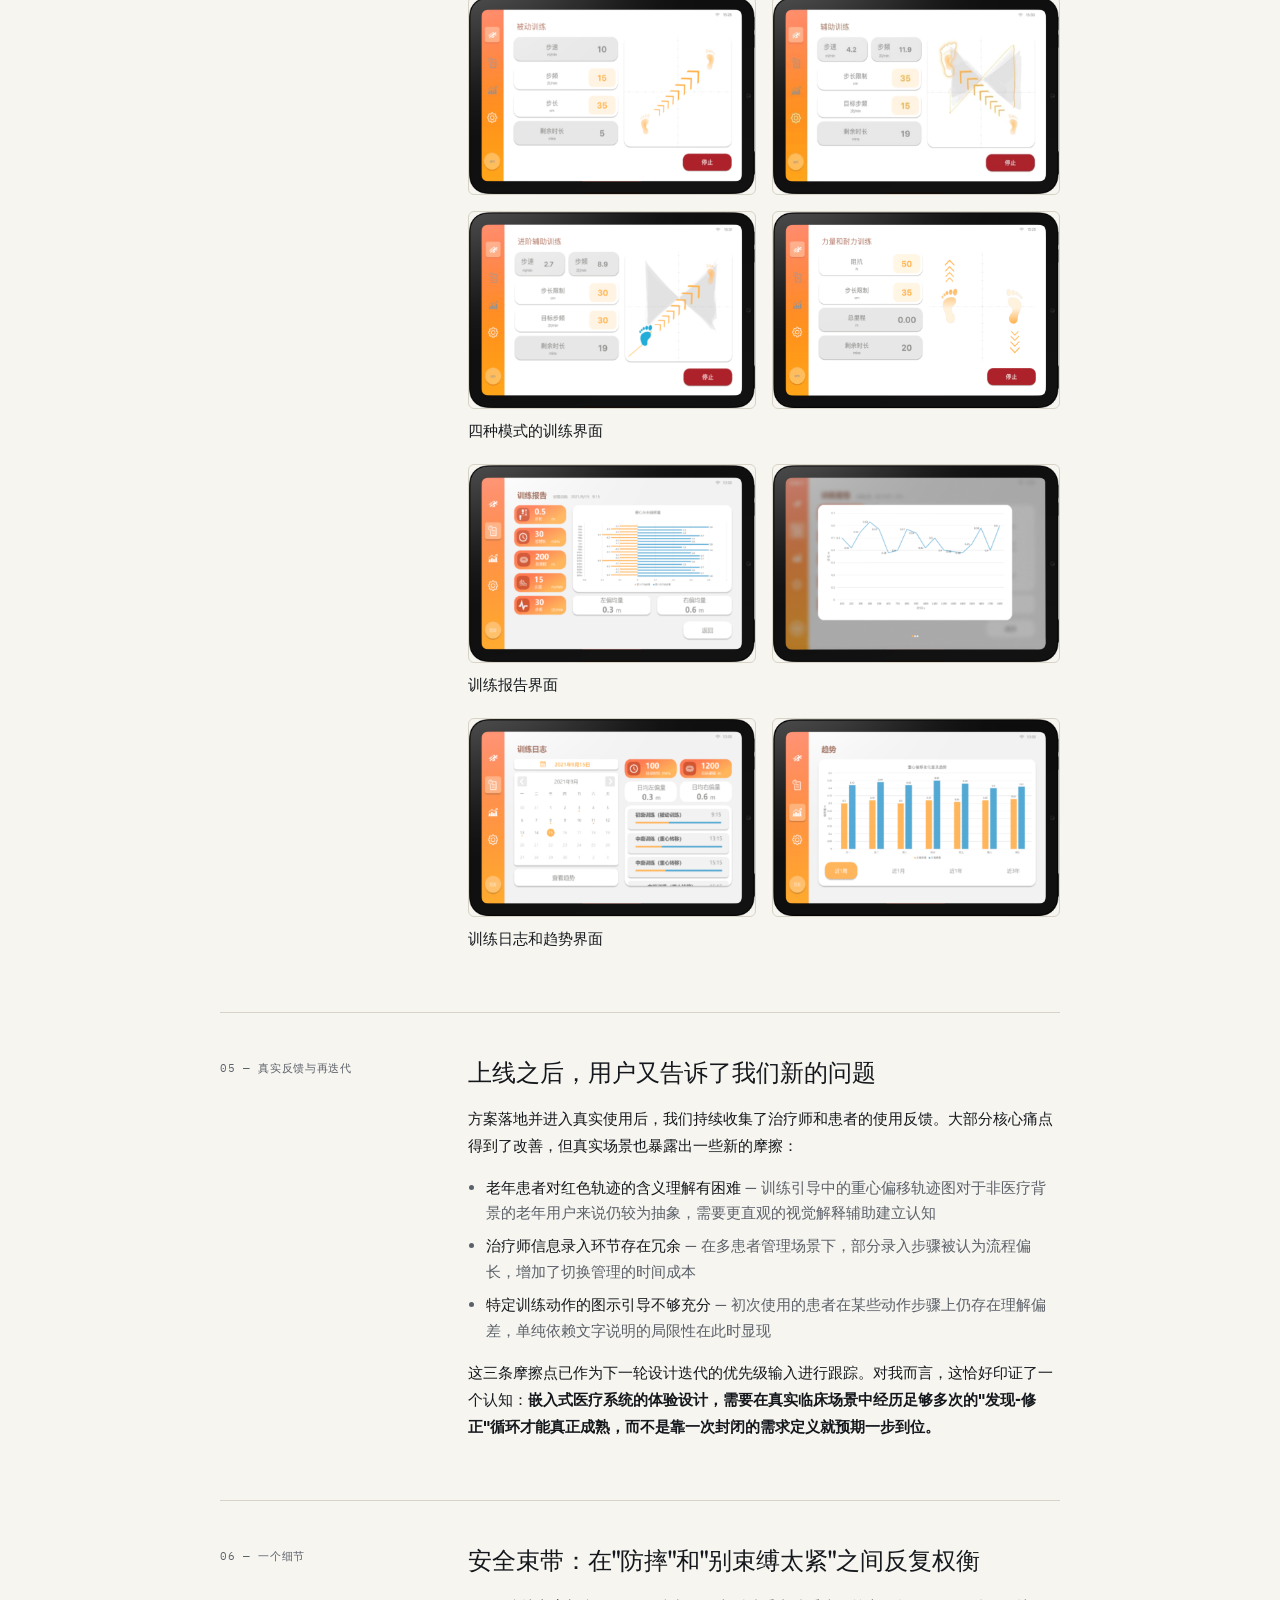
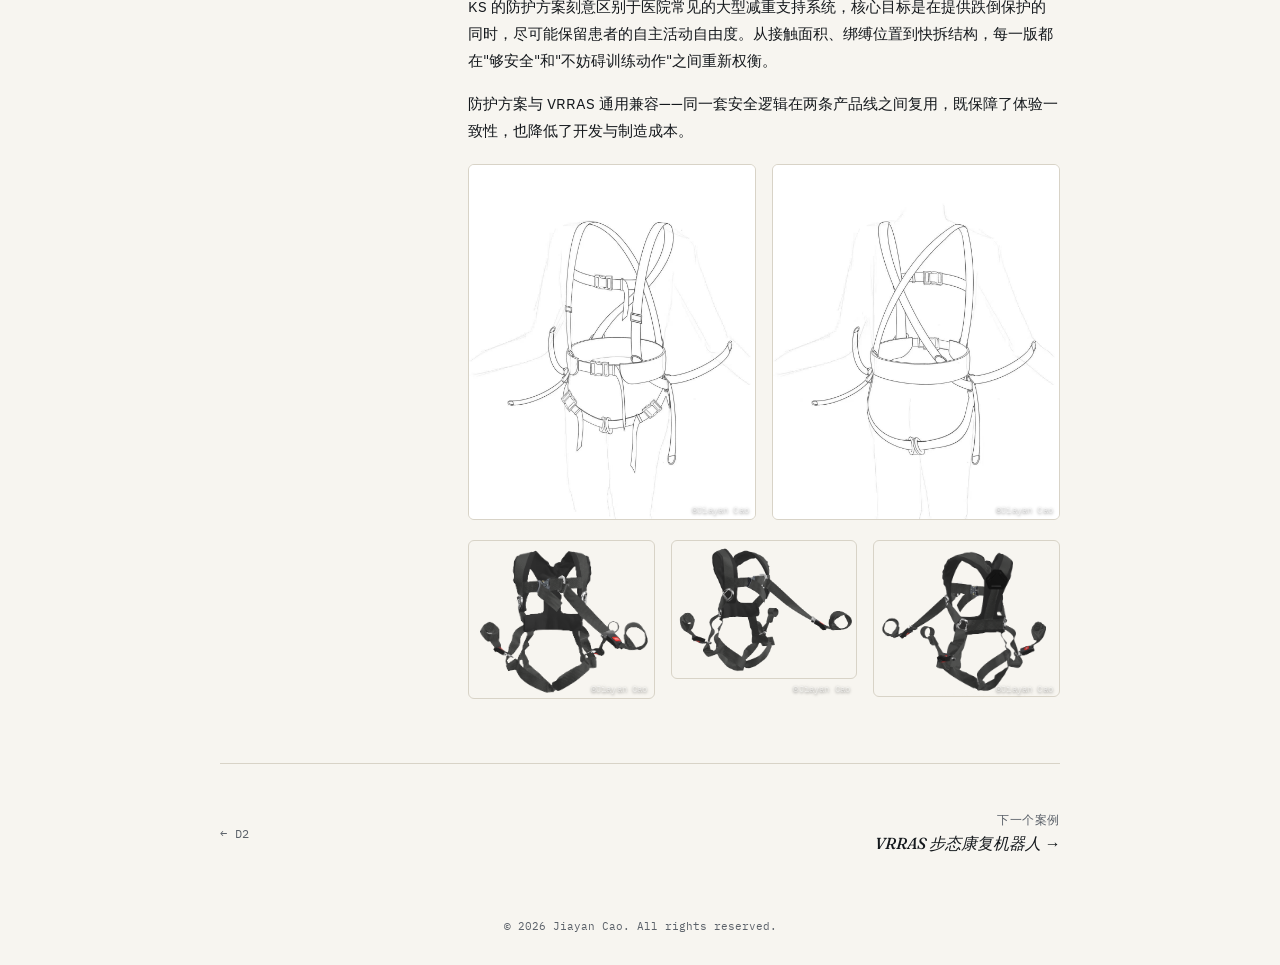
<file: ks.html>
<!DOCTYPE html>
<html lang="zh-CN">
<head>
<meta charset="UTF-8">
<meta name="viewport" content="width=device-width, initial-scale=1">
<title>KS — Jiayan Cao</title>
<link rel="preconnect" href="https://fonts.googleapis.com">
<link href="https://fonts.googleapis.com/css2?family=Fraunces:opsz,wght@9..144,400;9..144,500;9..144,600&family=IBM+Plex+Sans:wght@400;500&family=IBM+Plex+Sans+SC:wght@400;500&family=IBM+Plex+Mono:wght@400;500&display=swap" rel="stylesheet">
<link rel="stylesheet" href="assets/style.css?v=3">
</head>
<body>

<div class="wrap narrow">
  <nav>
    <div class="logo"><a href="index.html">Jiayan Cao</a></div>
    <a class="back" href="index.html">← 返回全部案例</a>
  </nav>

  <div class="case-head">
    <div class="case-tags"><span>用户研究</span><span>双角色界面系统</span><span>迭代验证</span></div>
    <h1 class="case-title">KS 步态训练评估系统</h1>
    <p class="case-sub">同一套系统，要同时服务两种诉求完全相反的用户——治疗师需要快速、专业、可控；患者需要清楚、直觉、不怕犯错。这是 KS 界面系统要解决的核心矛盾。</p>

    <div class="meta-grid">
      <div class="m"><div class="k">角色</div><div class="v">交互设计 + 用户研究</div></div>
      <div class="m"><div class="k">周期</div><div class="v">2021 — 2024</div></div>
      <div class="m"><div class="k">平台</div><div class="v">嵌入式触控屏</div></div>
      <div class="m"><div class="k">状态</div><div class="v">已获二类医疗器械注册证</div></div>
    </div>

    <div class="note-box accent">
      <div class="dot"></div>
      <p><span class="label">角色与协作</span>本人负责全链路交互设计与界面迭代，包括用户研究、流程定义、原型制作与上线后的可用性验证；后端软件、嵌入式系统与结构工程实现由对应工程师团队完成。安全束带工业设计亦由本人主导。</p>
    </div>
  </div>

  <img class="hero-img stage" src="assets/KS/ks_hero.jpg" alt="KS device render">
  <p class="img-caption">↑ KS 设备外观</p>

  <div class="body-section">
    <div class="st">01 — 问题背景</div>
    <div>
      <h2>功能已经实现，但体验还没有</h2>
      <p>KS 源自日本九州产业大学的早期研究与原型验证，补充了卒中患者下肢康复流程中"站"与"步行"之间的关键环节——通过渐进式训练模式，重新教会患者行走过程中的重心转移与迈步协调。训练模式按患者恢复阶段递进：</p>
      <ul>
        <li><b>被动训练</b> — 由机器完全带动双腿运动，患者无需主动发力</li>
        <li><b>辅助训练</b> — 患者需先完成重心转移，机器再辅助完成迈步</li>
        <li><b>进阶辅助训练</b> — 患者需同时完成重心转移与摆动侧抬脚，机器才带动完成一次完整步态周期</li>
        <li><b>力量与耐力训练</b> — 完全依靠患者双腿自主发力，抵抗设定阻抗进行肌肉锻炼</li>
      </ul>
      <p>初始版本只实现了训练功能本身，缺乏界面设计——可用性和美观性都不足。但更核心的挑战在于：这台设备要在家庭环境里被两类角色共同使用，两者的诉求几乎截然相反。</p>
      <p>设计目标因此被定义为三个层次：<b>提升界面可用性与视觉清晰度</b>；<b>优化操作流程，降低两类用户的学习成本</b>；<b>提供数据可视化，辅助治疗师决策并引导患者训练动作</b>。</p>
          <div class="img-row one">
        <img src="assets/KS/原界面.png" alt="KS interface screen 1">
      </div>
    </div>
  </div>

  <div class="body-section">
    <div class="st">02 — 双角色洞察</div>
    <div>
      <h2>同一台设备，两种完全不同的使用逻辑</h2>
      <div class="img-row">
        <div class="ph text-block">
          <b>康复治疗师</b>
          <span>背景：患者多、依靠经验评估、缺乏客观数据记录</span>
          <span>痛点：难兼顾多人、缺乏直观可存档的记录手段</span>
          <span>需求：提升指导效率、数据可视化辅助临床决策</span>
        </div>
        <div class="ph text-block">
          <b>患者（多为老年群体）</b>
          <span>背景：康复周期漫长，出院后仍需长期居家训练</span>
          <span>痛点：缺乏专业指导、设备操作复杂、缺少即时反馈</span>
          <span>需求：操作简洁、循序渐进引导、清晰可感知的反馈</span>
        </div>
      </div>
    </div>
  </div>

  <div class="body-section">
    <div class="st">03 — 设计决策</div>
    <div>
      <h2>四个具体问题，四个针对性解法</h2>
      <ul>
        <li><b>训练模式识别困难</b> → 每种模式只显示当前需调节的参数；训练过程中提供实时数据反馈，减少治疗师的人工干预频率</li>
        <li><b>训练引导理解困难</b> → 仅保留必须的引导内容；使用直观图案替代文字说明，降低老年用户理解成本</li>
        <li><b>数据报告信息混乱</b> → 核心指标前置突出、参数聚焦；支持多维度趋势对比与历史记录快速查找</li>
        <li><b>用户管理操作复杂</b> → 新增用户时分步引导；切换用户给出高亮确认反馈；引入自动登出防止误操作</li>
      </ul>
    </div>
  </div>

  <div class="body-section">
    <div class="st">04 — 界面落地</div>
    <div>
      <h2>从洞察到界面：真实设计产出</h2>
      <p>用户管理、训练模式选择、参数调节、训练引导、数据报告（单次 / 日志与趋势）——上面每一条洞察和解法，最终都对应到了具体的界面模块中。</p>
      <p style="margin-top:32px;">系统整体信息架构如下：</p>
      <svg viewBox="0 0 860 460" xmlns="http://www.w3.org/2000/svg" style="width:100%;height:auto;margin-top:8px;background:var(--paper-alt);border-radius:8px;border:0.5px solid var(--line);">
        <defs>
          <marker id="arrow" markerWidth="8" markerHeight="8" refX="7" refY="4" orient="auto">
            <path d="M0,0 L8,4 L0,8 z" fill="#5B6169"/>
          </marker>
        </defs>
        <style>
          .box{fill:#F7F5F0;stroke:#5B6169;stroke-width:1;}
          .box.main{fill:#DCEAE7;stroke:#1F6E64;}
          .lbl{font-family:'IBM Plex Sans SC',sans-serif;font-size:13px;fill:#14181C;}
          .lbl-sm{font-family:'IBM Plex Mono',monospace;font-size:11px;fill:#5B6169;}
          .edge{stroke:#5B6169;stroke-width:1;fill:none;marker-end:url(#arrow);}
        </style>
        <rect x="380" y="14" width="100" height="34" rx="17" class="box main"/>
        <text x="430" y="35" text-anchor="middle" class="lbl">开始</text>
        <rect x="330" y="78" width="200" height="34" rx="4" class="box main"/>
        <text x="430" y="99" text-anchor="middle" class="lbl">初始界面</text>
        <rect x="60"  y="160" width="140" height="34" rx="4" class="box"/>
        <text x="130" y="181" text-anchor="middle" class="lbl">步行训练</text>
        <rect x="260" y="160" width="140" height="34" rx="4" class="box"/>
        <text x="330" y="181" text-anchor="middle" class="lbl">训练趋势</text>
        <rect x="460" y="160" width="140" height="34" rx="4" class="box"/>
        <text x="530" y="181" text-anchor="middle" class="lbl">训练记录</text>
        <rect x="660" y="160" width="140" height="34" rx="4" class="box"/>
        <text x="730" y="181" text-anchor="middle" class="lbl">用户</text>
        <rect x="60" y="228" width="140" height="34" rx="4" class="box"/>
        <text x="130" y="249" text-anchor="middle" class="lbl-sm">选择训练模式</text>
        <rect x="60" y="284" width="140" height="34" rx="4" class="box"/>
        <text x="130" y="305" text-anchor="middle" class="lbl-sm">设置训练参数</text>
        <rect x="60" y="340" width="140" height="34" rx="4" class="box main"/>
        <text x="130" y="361" text-anchor="middle" class="lbl">开始训练</text>
        <rect x="10" y="400" width="90" height="34" rx="4" class="box"/>
        <text x="55" y="421" text-anchor="middle" class="lbl-sm">实时参数</text>
        <rect x="115" y="400" width="90" height="34" rx="4" class="box"/>
        <text x="160" y="421" text-anchor="middle" class="lbl-sm">实时引导图</text>
        <rect x="260" y="228" width="140" height="34" rx="4" class="box"/>
        <text x="330" y="249" text-anchor="middle" class="lbl-sm">周期性训练趋势</text>
        <rect x="440" y="228" width="90" height="34" rx="4" class="box"/>
        <text x="485" y="249" text-anchor="middle" class="lbl-sm">当日记录</text>
        <rect x="540" y="228" width="90" height="34" rx="4" class="box"/>
        <text x="585" y="249" text-anchor="middle" class="lbl-sm">搜索记录</text>
        <rect x="660" y="228" width="140" height="34" rx="4" class="box"/>
        <text x="730" y="249" text-anchor="middle" class="lbl-sm">用户列表</text>
        <rect x="640" y="284" width="80" height="34" rx="4" class="box"/>
        <text x="680" y="305" text-anchor="middle" class="lbl-sm">查看</text>
        <rect x="730" y="284" width="80" height="34" rx="4" class="box"/>
        <text x="770" y="305" text-anchor="middle" class="lbl-sm">添加/修改</text>
        <path class="edge" d="M430,48 V78"/>
        <path class="edge" d="M400,95 H130 V160"/>
        <path class="edge" d="M400,95 H330 V160"/>
        <path class="edge" d="M460,95 H530 V160"/>
        <path class="edge" d="M530,112 H730 V160"/>
        <path class="edge" d="M130,194 V228"/>
        <path class="edge" d="M130,262 V284"/>
        <path class="edge" d="M130,318 V340"/>
        <path class="edge" d="M110,374 V400"/>
        <path class="edge" d="M150,374 V400"/>
        <path class="edge" d="M330,194 V228"/>
        <path class="edge" d="M500,194 H485 V228"/>
        <path class="edge" d="M560,194 H585 V228"/>
        <path class="edge" d="M730,194 V228"/>
        <path class="edge" d="M710,262 V284"/>
        <path class="edge" d="M760,262 V284"/>
      </svg>
      <p class="img-caption" style="margin-top:8px;">↑ KS 系统信息架构图</p>
      <div class="img-row two">
        <img src="assets/KS/实时.png" alt="KS interface screen 1">
        <img src="assets/KS/实时引导.png" alt="KS interface screen 2">
        <img src="assets/KS/实时引导2.png" alt="KS interface screen 3">
        <img src="assets/KS/实时引导3.png" alt="KS interface screen 3">
      </div>
      <p class="img-caption" style="margin-top:8px;">四种模式的训练界面
      </p>
      <div class="img-row two">
        <img src="assets/KS/报告.png" alt="KS interface screen 1">
        <img src="assets/KS/报告图表.png" alt="KS interface screen 2">
      </div>
      <p class="img-caption" style="margin-top:8px;">训练报告界面
      </p>
      <div class="img-row two">
        <img src="assets/KS/日志.png" alt="KS interface screen 1">
        <img src="assets/KS/趋势.png" alt="KS interface screen 2">
      </div>
      <p class="img-caption" style="margin-top:8px;">训练日志和趋势界面
      </p>
    </div>
  </div>
  <div class="body-section">
    <div class="st">05 — 真实反馈与再迭代</div>
    <div>
      <h2>上线之后，用户又告诉了我们新的问题</h2>
      <p>方案落地并进入真实使用后，我们持续收集了治疗师和患者的使用反馈。大部分核心痛点得到了改善，但真实场景也暴露出一些新的摩擦：</p>
      <ul>
        <li><b>老年患者对红色轨迹的含义理解有困难</b> — 训练引导中的重心偏移轨迹图对于非医疗背景的老年用户来说仍较为抽象，需要更直观的视觉解释辅助建立认知</li>
        <li><b>治疗师信息录入环节存在冗余</b> — 在多患者管理场景下，部分录入步骤被认为流程偏长，增加了切换管理的时间成本</li>
        <li><b>特定训练动作的图示引导不够充分</b> — 初次使用的患者在某些动作步骤上仍存在理解偏差，单纯依赖文字说明的局限性在此时显现</li>
      </ul>
      <p>这三条摩擦点已作为下一轮设计迭代的优先级输入进行跟踪。对我而言，这恰好印证了一个认知：<b>嵌入式医疗系统的体验设计，需要在真实临床场景中经历足够多次的"发现-修正"循环才能真正成熟，而不是靠一次封闭的需求定义就预期一步到位。</b></p>
    </div>
  </div>

  <div class="body-section">
    <div class="st">06 — 一个细节</div>
    <div>
      <h2>安全束带：在"防摔"和"别束缚太紧"之间反复权衡</h2>
      <p>KS 的防护方案刻意区别于医院常见的大型减重支持系统，核心目标是在提供跌倒保护的同时，尽可能保留患者的自主活动自由度。从接触面积、绑缚位置到快拆结构，每一版都在"够安全"和"不妨碍训练动作"之间重新权衡。</p>
      <p>防护方案与 VRRAS 通用兼容——同一套安全逻辑在两条产品线之间复用，既保障了体验一致性，也降低了开发与制造成本。</p>
     <div class="img-row two">
        <div style="position:relative;">
          <img src="assets/KS/束带正面.jpg" alt="KS interface screen 1">
        </div>
        <div style="position:relative;">
          <img src="assets/KS/束带背面.jpg" alt="KS interface screen 2">
        </div>
      </div>
      <div class="img-row three">
        <div style="position:relative;">
          <img src="assets/KS/ks_sd1.png" alt="KS interface screen 1">
        </div>
        <div style="position:relative;">
          <img src="assets/KS/ks_sd2.png" alt="KS interface screen 2">
        </div>
        <div style="position:relative;">
          <img src="assets/KS/ks_sd3.png" alt="KS interface screen 3">
        </div>
      </div>
    </div>
  </div>

  <footer class="site-footer">
    <a class="back" href="d2.html">← D2</a>
    <a class="next" href="vrras.html">下一个案例<b>VRRAS 步态康复机器人 →</b></a>
  </footer>
  <div style="text-align:center;font-family:'IBM Plex Mono',monospace;font-size:10.5px;color:var(--ink-soft);padding:0 0 32px;">© 2026 Jiayan Cao. All rights reserved.</div>
</div>

</body>
</html>
</file>
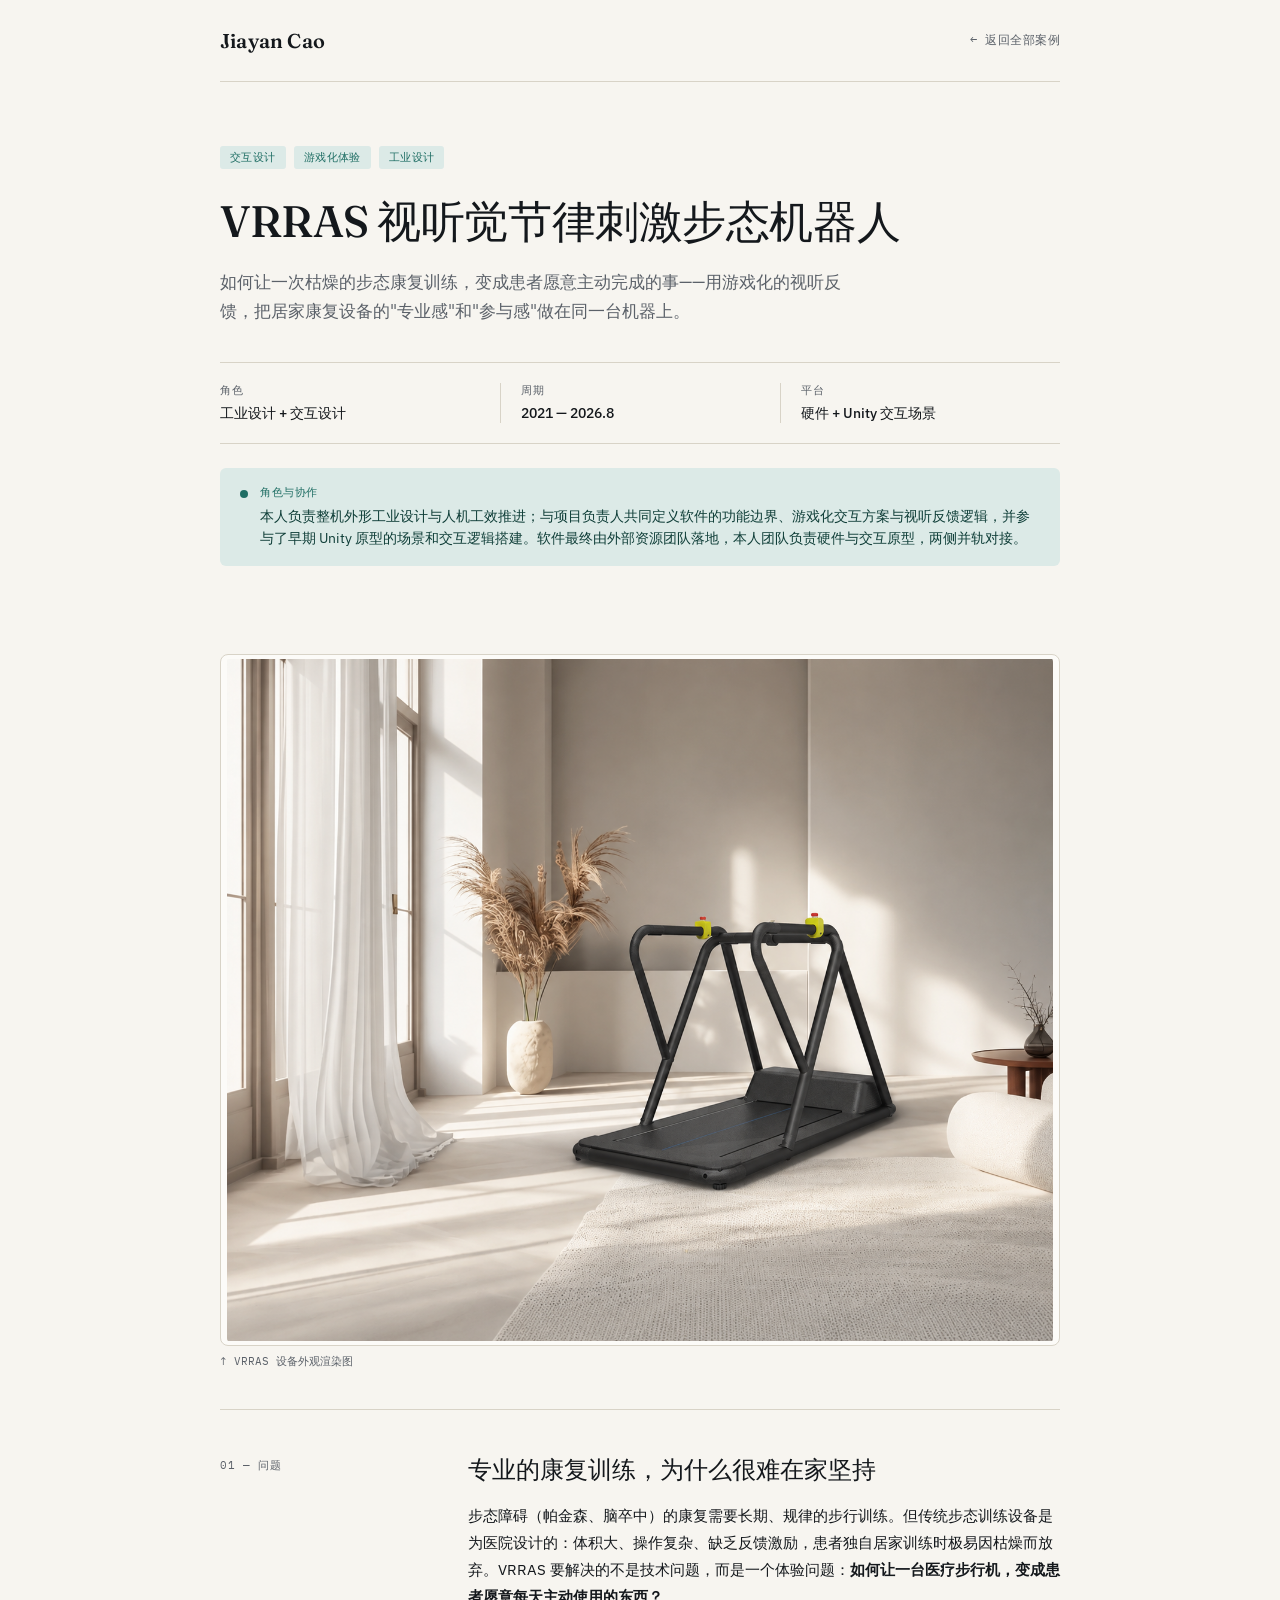
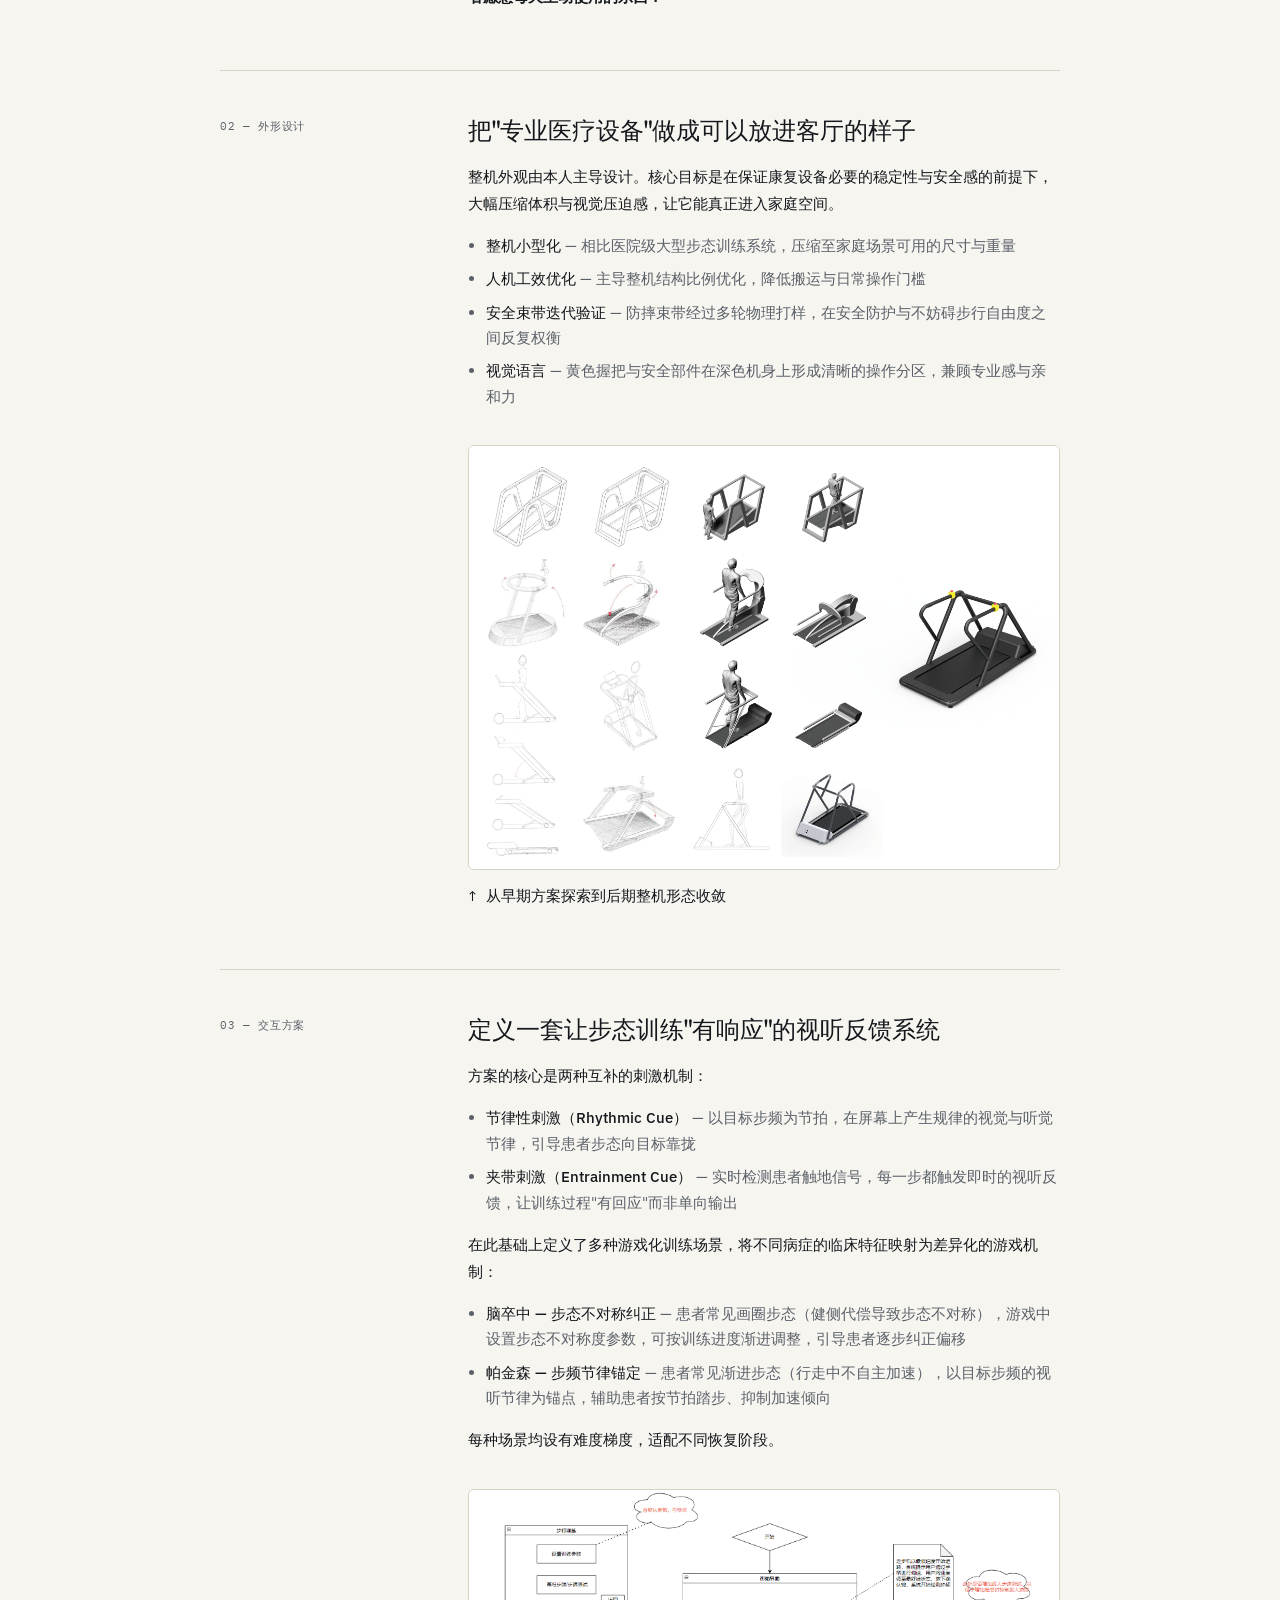
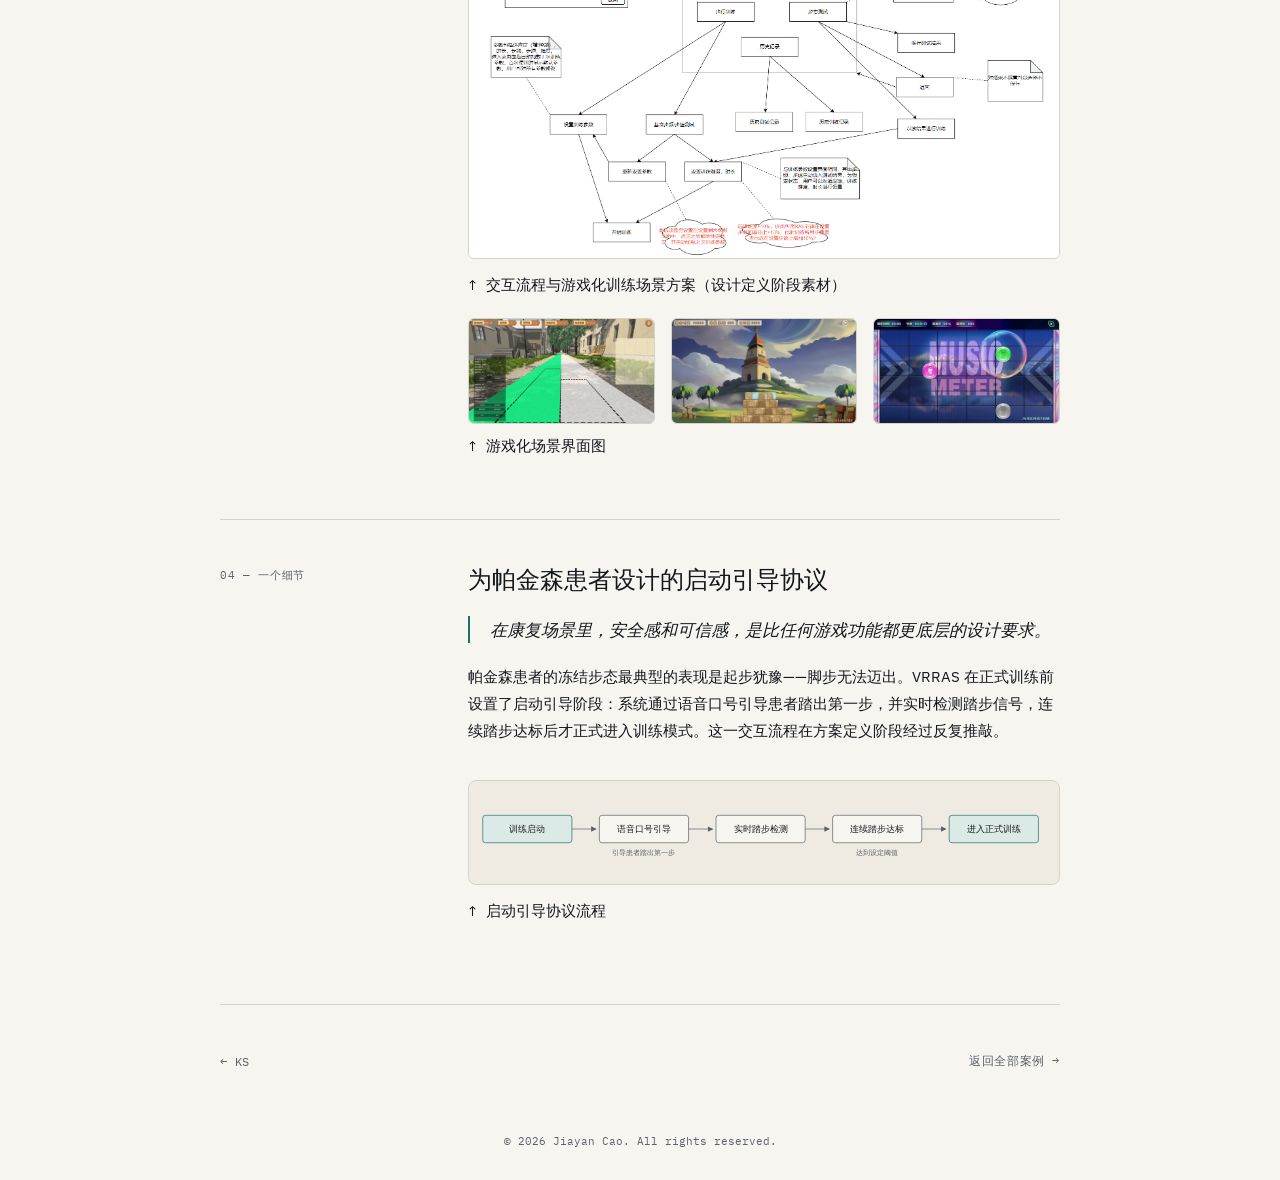
<file: vrras.html>
<!DOCTYPE html>
<html lang="zh-CN">
<head>
<meta charset="UTF-8">
<meta name="viewport" content="width=device-width, initial-scale=1">
<title>VRRAS — Jiayan Cao</title>
<link rel="preconnect" href="https://fonts.googleapis.com">
<link href="https://fonts.googleapis.com/css2?family=Fraunces:opsz,wght@9..144,400;9..144,500;9..144,600&family=IBM+Plex+Sans:wght@400;500&family=IBM+Plex+Sans+SC:wght@400;500&family=IBM+Plex+Mono:wght@400;500&display=swap" rel="stylesheet">
<link rel="stylesheet" href="assets/style.css?v=3">
</head>
<body>

<div class="wrap narrow">
  <nav>
    <div class="logo"><a href="index.html">Jiayan Cao</a></div>
    <a class="back" href="index.html">← 返回全部案例</a>
  </nav>

  <div class="case-head">
    <div class="case-tags">
      <span>交互设计</span><span>游戏化体验</span><span>工业设计</span>
    </div>
    <h1 class="case-title">VRRAS 视听觉节律刺激步态机器人</h1>
    <p class="case-sub">如何让一次枯燥的步态康复训练，变成患者愿意主动完成的事——用游戏化的视听反馈，把居家康复设备的"专业感"和"参与感"做在同一台机器上。</p>

    <div class="meta-grid" style="grid-template-columns:repeat(3,1fr)">
      <div class="m"><div class="k">角色</div><div class="v">工业设计 + 交互设计</div></div>
      <div class="m"><div class="k">周期</div><div class="v">2021 — 2026.8</div></div>
      <div class="m"><div class="k">平台</div><div class="v">硬件 + Unity 交互场景</div></div>
    </div>

    <div class="note-box accent">
      <div class="dot"></div>
      <p><span class="label">角色与协作</span>本人负责整机外形工业设计与人机工效推进；与项目负责人共同定义软件的功能边界、游戏化交互方案与视听反馈逻辑，并参与了早期 Unity 原型的场景和交互逻辑搭建。软件最终由外部资源团队落地，本人团队负责硬件与交互原型，两侧并轨对接。</p>
    </div>
  </div>

  <img class="hero-img stage" src="assets/VRRAS/render.png" alt="VRRAS device">
  <p class="img-caption">↑ VRRAS 设备外观渲染图</p>

  <div class="body-section">
    <div class="st">01 — 问题</div>
    <div>
      <h2>专业的康复训练，为什么很难在家坚持</h2>
      <p>步态障碍（帕金森、脑卒中）的康复需要长期、规律的步行训练。但传统步态训练设备是为医院设计的：体积大、操作复杂、缺乏反馈激励，患者独自居家训练时极易因枯燥而放弃。VRRAS 要解决的不是技术问题，而是一个体验问题：<b>如何让一台医疗步行机，变成患者愿意每天主动使用的东西？</b></p>
    </div>
  </div>

  <div class="body-section">
    <div class="st">02 — 外形设计</div>
    <div>
      <h2>把"专业医疗设备"做成可以放进客厅的样子</h2>
      <p>整机外观由本人主导设计。核心目标是在保证康复设备必要的稳定性与安全感的前提下，大幅压缩体积与视觉压迫感，让它能真正进入家庭空间。</p>
      <ul>
        <li><b>整机小型化</b> — 相比医院级大型步态训练系统，压缩至家庭场景可用的尺寸与重量</li>
        <li><b>人机工效优化</b> — 主导整机结构比例优化，降低搬运与日常操作门槛</li>
        <li><b>安全束带迭代验证</b> — 防摔束带经过多轮物理打样，在安全防护与不妨碍步行自由度之间反复权衡</li>
        <li><b>视觉语言</b> — 黄色握把与安全部件在深色机身上形成清晰的操作分区，兼顾专业感与亲和力</li>
      </ul>
      <img src="assets/VRRAS/草图.png" alt="VRRAS design process" style="width:100%;border-radius:6px;border:0.5px solid var(--line);margin-top:20px;">
      <p class="img-caption" style="margin-top:8px;">↑ 从早期方案探索到后期整机形态收敛</p>
    </div>
  </div>

  <div class="body-section">
    <div class="st">03 — 交互方案</div>
    <div>
      <h2>定义一套让步态训练"有响应"的视听反馈系统</h2>
      <p>方案的核心是两种互补的刺激机制：</p>
      <ul>
        <li><b>节律性刺激（Rhythmic Cue）</b> — 以目标步频为节拍，在屏幕上产生规律的视觉与听觉节律，引导患者步态向目标靠拢</li>
        <li><b>夹带刺激（Entrainment Cue）</b> — 实时检测患者触地信号，每一步都触发即时的视听反馈，让训练过程"有回应"而非单向输出</li>
      </ul>
      <p>在此基础上定义了多种游戏化训练场景，将不同病症的临床特征映射为差异化的游戏机制：</p>
      <ul>
        <li><b>脑卒中 — 步态不对称纠正</b> — 患者常见画圈步态（健侧代偿导致步态不对称），游戏中设置步态不对称度参数，可按训练进度渐进调整，引导患者逐步纠正偏移</li>
        <li><b>帕金森 — 步频节律锚定</b> — 患者常见渐进步态（行走中不自主加速），以目标步频的视听节律为锚点，辅助患者按节拍踏步、抑制加速倾向</li>
      </ul>
      <p>每种场景均设有难度梯度，适配不同恢复阶段。</p>
      <img src="assets/VRRAS/界面关系图.png" alt="VRRAS interface planning" style="width:100%;border-radius:6px;border:0.5px solid var(--line);margin-top:20px;">
      <p class="img-caption" style="margin-top:8px;">↑ 交互流程与游戏化训练场景方案（设计定义阶段素材）</p>
      <div class="img-row three" style="margin-top:20px;">
        <img src="assets/VRRAS/实景训练.png" alt="VRRAS 实景训练">
        <img src="assets/VRRAS/叠叠高.png" alt="VRRAS 叠叠高">
        <img src="assets/VRRAS/节奏大师.png" alt="VRRAS 节拍匹配训练">
      </div>
      <p class="img-caption" style="margin-top:8px;">↑ 游戏化场景界面图</p>
    </div>
  </div>

  <div class="body-section">
    <div class="st">04 — 一个细节</div>
    <div>
      <h2>为帕金森患者设计的启动引导协议</h2>
      <div class="quote-block"><p>在康复场景里，安全感和可信感，是比任何游戏功能都更底层的设计要求。</p></div>
      <p>帕金森患者的冻结步态最典型的表现是起步犹豫——脚步无法迈出。VRRAS 在正式训练前设置了启动引导阶段：系统通过语音口号引导患者踏出第一步，并实时检测踏步信号，连续踏步达标后才正式进入训练模式。这一交互流程在方案定义阶段经过反复推敲。</p>
      <svg viewBox="0 0 860 150" xmlns="http://www.w3.org/2000/svg" style="width:100%;height:auto;margin-top:20px;background:var(--paper-alt);border-radius:8px;border:0.5px solid var(--line);">
        <defs>
          <marker id="arrow-v" markerWidth="8" markerHeight="8" refX="7" refY="4" orient="auto">
            <path d="M0,0 L8,4 L0,8 z" fill="#5B6169"/>
          </marker>
        </defs>
        <style>
          .fbox{fill:#F7F5F0;stroke:#5B6169;stroke-width:1;}
          .fbox.main{fill:#DCEAE7;stroke:#1F6E64;}
          .flbl{font-family:'IBM Plex Sans SC',sans-serif;font-size:13px;fill:#14181C;text-anchor:middle;}
          .flbl-sm{font-family:'IBM Plex Mono',monospace;font-size:10.5px;fill:#5B6169;text-anchor:middle;}
          .fedge{stroke:#5B6169;stroke-width:1;fill:none;marker-end:url(#arrow-v);}
        </style>
        <rect x="20" y="50" width="130" height="40" rx="4" class="fbox main"/>
        <text x="85" y="75" class="flbl">训练启动</text>
        <path class="fedge" d="M150,70 L185,70"/>
        <rect x="190" y="50" width="130" height="40" rx="4" class="fbox"/>
        <text x="255" y="75" class="flbl">语音口号引导</text>
        <text x="255" y="108" class="flbl-sm">引导患者踏出第一步</text>
        <path class="fedge" d="M320,70 L355,70"/>
        <rect x="360" y="50" width="130" height="40" rx="4" class="fbox"/>
        <text x="425" y="75" class="flbl">实时踏步检测</text>
        <path class="fedge" d="M490,70 L525,70"/>
        <rect x="530" y="50" width="130" height="40" rx="4" class="fbox"/>
        <text x="595" y="75" class="flbl">连续踏步达标</text>
        <text x="595" y="108" class="flbl-sm">达到设定阈值</text>
        <path class="fedge" d="M660,70 L695,70"/>
        <rect x="700" y="50" width="130" height="40" rx="4" class="fbox main"/>
        <text x="765" y="75" class="flbl">进入正式训练</text>
      </svg>
      <p class="img-caption" style="margin-top:8px;">↑ 启动引导协议流程</p>
    </div>
  </div>

  <footer class="site-footer">
    <a class="back" href="ks.html">← KS</a>
    <a class="next" href="index.html">返回全部案例 →</a>
  </footer>
  <div style="text-align:center;font-family:'IBM Plex Mono',monospace;font-size:10.5px;color:var(--ink-soft);padding:0 0 32px;">© 2026 Jiayan Cao. All rights reserved.</div>
</div>

</body>
</html>
</file>
<file: assets/style.css>
/* ===== Jiayan Cao Portfolio — 精密测绘风 Design System ===== */
:root{
  --paper:#F7F5F0;
  --paper-alt:#EFEBE2;
  --ink:#14181C;
  --ink-soft:#5B6169;
  --line:#D8D3C7;
  --accent:#1F6E64;
  --accent-soft:#DCEAE7;
  --warm:#B8712F;
  --warm-soft:#F1E3D2;
}
*{box-sizing:border-box;}
body{
  margin:0;
  background:var(--paper);
  color:var(--ink);
  font-family:'IBM Plex Sans','IBM Plex Sans SC',sans-serif;
  -webkit-font-smoothing:antialiased;
}
a{color:inherit;text-decoration:none;}
.wrap{max-width:1040px;margin:0 auto;padding:0 40px;}
.wrap.narrow{max-width:920px;}
.mono{font-family:'IBM Plex Mono',monospace;}

/* ---- nav ---- */
nav{
  display:flex;justify-content:space-between;align-items:center;
  padding:28px 0;border-bottom:0.5px solid var(--line);
}
.logo{font-family:'Fraunces',serif;font-size:20px;font-weight:600;letter-spacing:0.01em;}
.navlinks{display:flex;gap:32px;font-size:13px;letter-spacing:0.04em;text-transform:uppercase;color:var(--ink-soft);flex-wrap:wrap;justify-content:flex-end;}
.navlinks a{position:relative;transition:color 180ms ease;}
.navlinks a.active{color:var(--ink);}
.navlinks a:hover{color:var(--accent);}
.back{font-family:'IBM Plex Mono',monospace;font-size:12px;color:var(--ink-soft);text-transform:uppercase;letter-spacing:0.04em;}
.back:hover{color:var(--accent);}
.navlinks a:focus-visible,
.back:focus-visible,
.btn:focus-visible,
.card:focus-visible,
.resume-cta:focus-visible{
  outline:2px solid var(--accent);
  outline-offset:4px;
}

/* ---- dimension rule signature ---- */
.dim-rule{
  display:flex;align-items:center;gap:10px;margin:6px 0 0;
  font-family:'IBM Plex Mono',monospace;font-size:11px;letter-spacing:0.06em;
  color:var(--ink-soft);text-transform:uppercase;
}
.dim-rule .line{flex:1;height:0.5px;background:var(--line);}

/* ---- hero (homepage) ---- */
.hero{padding:72px 0 40px;}
.hero .kicker{
  font-family:'IBM Plex Mono',monospace;font-size:12px;letter-spacing:0.12em;
  text-transform:uppercase;color:var(--accent);margin-bottom:20px;
}
h1.hero-title{
  font-family:'Fraunces',serif;font-weight:500;font-size:54px;line-height:1.08;
  margin:0 0 28px;max-width:780px;letter-spacing:-0.01em;
}
h1.hero-title em{font-style:italic;font-weight:400;color:var(--accent);}
.hero-sub{font-size:17px;line-height:1.75;color:var(--ink-soft);max-width:560px;margin:0 0 36px;}
.hero-actions{display:flex;gap:14px;flex-wrap:wrap;margin:0 0 28px;}
.btn{
  display:inline-flex;align-items:center;justify-content:center;gap:8px;
  min-height:44px;padding:12px 18px;border:1px solid var(--ink);border-radius:4px;
  font-family:'IBM Plex Mono',monospace;font-size:12px;letter-spacing:0.04em;text-transform:uppercase;
  transition:background 180ms ease,color 180ms ease,border-color 180ms ease,transform 180ms ease;
}
.btn:hover{background:var(--ink);color:var(--paper);transform:translateY(-1px);}
.btn.secondary{border-color:var(--line);color:var(--ink-soft);}
.btn.secondary:hover{border-color:var(--accent);background:var(--accent-soft);color:var(--accent);}
.hero-meta{display:flex;gap:36px;margin-top:44px;padding-top:28px;border-top:0.5px solid var(--line);flex-wrap:wrap;}
.hero-meta .item .num{font-family:'Fraunces',serif;font-size:26px;font-weight:500;}
.hero-meta .item .label{font-family:'IBM Plex Mono',monospace;font-size:11px;text-transform:uppercase;letter-spacing:0.05em;color:var(--ink-soft);margin-top:4px;}

/* ---- section (homepage / gallery) ---- */
.section{padding:64px 0;border-top:0.5px solid var(--line);}
.section-head{display:flex;justify-content:space-between;align-items:baseline;margin-bottom:36px;flex-wrap:wrap;gap:8px;}
.section-head h2{font-family:'Fraunces',serif;font-weight:500;font-size:26px;margin:0;}
.section-head .tag{font-family:'IBM Plex Mono',monospace;font-size:11px;color:var(--ink-soft);text-transform:uppercase;letter-spacing:0.06em;}

/* ---- project cards (grid) ---- */
.grid{display:grid;grid-template-columns:1fr 1fr;gap:1px;background:var(--line);border:0.5px solid var(--line);}
.grid.cols-3{grid-template-columns:1fr 1fr 1fr;}
.grid.cols-4{grid-template-columns:repeat(4,1fr);}
.card{background:var(--paper);padding:30px 32px 28px;position:relative;display:block;transition:background 180ms ease,transform 180ms ease,box-shadow 180ms ease;}
.card:hover{background:var(--paper-alt);transform:translateY(-2px);}
.card.featured-hero{
  grid-column:span 2;
  padding:40px 48px;
}
.card.featured-hero .thumb{
  height:400px;
  margin-bottom:32px;
}
.card.featured-hero h3{
  font-size:26px;
  margin-bottom:12px;
}
.card.featured-hero p{
  font-size:16px;
  max-width:800px;
}
.card .thumb{
  height:236px;border-radius:6px;background:linear-gradient(180deg,#E7E7E7 0%, #D6D6D6 100%);overflow:hidden;
  display:flex;align-items:center;justify-content:center;margin-bottom:24px;
  color:var(--ink-soft);font-family:'IBM Plex Mono',monospace;font-size:11px;
  border:0.5px solid rgba(118,118,118,.22);
}
.card .thumb img{width:100%;height:100%;object-fit:cover;display:block;}
.card .thumb.stage-unified{
  position:relative;
  isolation:isolate;
  padding:0;
  background:
    radial-gradient(120% 88% at 50% 12%, rgba(255,255,255,.62) 0%, rgba(255,255,255,0) 56%),
    linear-gradient(180deg,#D2D2D2 0%, #E5E5E5 58%, #F3F3F3 76%, #D7D7D7 100%);
}
.card .thumb.stage-unified img{
  object-fit:contain;
  position:relative;
  z-index:1;
  mix-blend-mode:multiply;
  filter:drop-shadow(0 14px 24px rgba(54,54,54,.10)) contrast(.99) saturate(.95);
}
.card .thumb.vrras-stage img{transform:scale(1.04) translateY(4px);}
.card .thumb.ks-stage img{
  transform:scale(1.16) translateY(10px);
  mix-blend-mode:normal;
  filter:drop-shadow(0 14px 24px rgba(54,54,54,.08));
}
.card .thumb.d2-stage img{transform:scale(1.14) translateY(12px);}
.card .thumb.gg-stage img{transform:scale(1.01) translateY(0);}
.card .thumb.soft{
  background:linear-gradient(180deg,#F4F6FB 0%, #E9EEF8 100%);
}
.card .thumb.soft img{
  object-position:center top;
}
.card h3{font-family:'Fraunces',serif;font-size:20px;font-weight:500;margin:0 0 8px;}
.card p{font-size:14px;line-height:1.65;color:var(--ink-soft);margin:0 0 12px;}
.card .card-cta{display:none;}
.card .spec{
  display:flex;gap:12px;font-family:'IBM Plex Mono',monospace;font-size:10.5px;
  color:var(--ink-soft);text-transform:uppercase;letter-spacing:0.04em;
  padding-top:14px;border-top:0.5px solid var(--line);flex-wrap:wrap;align-items:center;
}
.card .spec .cap{color:var(--ink-soft);}
.card.coming-soon{background:linear-gradient(180deg,var(--paper) 0%,#F3F0E8 100%);cursor:not-allowed;}
.card.coming-soon:hover{transform:none;background:linear-gradient(180deg,var(--paper) 0%,#F3F0E8 100%);}
.card.coming-soon::after{
  content:"COMING SOON";
  position:absolute;top:18px;right:18px;
  font-family:'IBM Plex Mono',monospace;font-size:10px;letter-spacing:0.06em;
  color:var(--warm);background:var(--warm-soft);padding:4px 7px;border-radius:3px;
}
/* small gallery card variant (architecture) */
.card.sm{padding:24px;}
.card.sm .thumb{height:130px;margin-bottom:16px;}
.card.sm h3{font-size:16.5px;margin-bottom:6px;}
.card .en{font-family:'IBM Plex Mono',monospace;font-size:10px;color:var(--ink-soft);text-transform:uppercase;letter-spacing:0.03em;margin-bottom:10px;}
.featured-tag{
  display:inline-block;font-family:'IBM Plex Mono',monospace;font-size:9.5px;text-transform:uppercase;
  letter-spacing:0.04em;color:var(--accent);background:var(--accent-soft);padding:2px 7px;border-radius:3px;margin-bottom:10px;
}

/* ---- architecture strip ---- */
.arch-strip{background:var(--ink);color:var(--paper);padding:56px 0;}
.arch-strip .wrap{display:flex;justify-content:space-between;align-items:flex-end;gap:40px;flex-wrap:wrap;}
.arch-strip .kicker{font-family:'IBM Plex Mono',monospace;font-size:11px;letter-spacing:0.1em;text-transform:uppercase;color:#9FE1CB;margin-bottom:14px;}
.arch-strip h2{font-family:'Fraunces',serif;font-weight:500;font-size:28px;margin:0 0 12px;max-width:420px;}
.arch-strip p{font-size:14px;color:#B9BEC2;max-width:380px;line-height:1.7;margin:0;}
.arch-strip .cta{font-family:'IBM Plex Mono',monospace;font-size:12px;text-transform:uppercase;letter-spacing:0.05em;border:0.5px solid #4A4F53;padding:12px 20px;white-space:nowrap;}
.arch-strip .cta:hover{border-color:#9FE1CB;color:#9FE1CB;}

/* ---- case study detail pages ---- */
.case-head{padding:64px 0 40px;}
.case-tags{display:flex;gap:8px;margin-bottom:24px;flex-wrap:wrap;}
.case-tags span{font-family:'IBM Plex Mono',monospace;font-size:10.5px;text-transform:uppercase;letter-spacing:0.04em;padding:4px 10px;border-radius:3px;background:var(--accent-soft);color:var(--accent);}
h1.case-title{font-family:'Fraunces',serif;font-weight:500;font-size:44px;margin:0 0 16px;letter-spacing:-0.01em;}
.case-sub{font-size:17px;color:var(--ink-soft);max-width:640px;line-height:1.7;margin:0 0 36px;}
.meta-grid{display:grid;grid-template-columns:repeat(4,1fr);gap:0;border-top:0.5px solid var(--line);border-bottom:0.5px solid var(--line);padding:20px 0;}
.meta-grid .m{padding:0 20px;border-left:0.5px solid var(--line);}
.meta-grid .m:first-child{padding-left:0;border-left:none;}
.meta-grid .k{font-family:'IBM Plex Mono',monospace;font-size:10.5px;text-transform:uppercase;color:var(--ink-soft);letter-spacing:0.05em;margin-bottom:6px;}
.meta-grid .v{font-size:14px;font-weight:500;}

.note-box{margin:24px 0 0;padding:16px 20px;border-radius:6px;display:flex;gap:12px;align-items:flex-start;}
.note-box.warm{background:var(--warm-soft);}
.note-box.accent{background:var(--accent-soft);}
.note-box .dot{width:8px;height:8px;border-radius:50%;margin-top:6px;flex:none;}
.note-box.warm .dot{background:var(--warm);}
.note-box.accent .dot{background:var(--accent);}
.note-box p{margin:0;font-size:13.5px;line-height:1.65;}
.note-box.warm p{color:#5B3B14;}
.note-box.accent p{color:#0F3E38;}
.note-box .label{font-family:'IBM Plex Mono',monospace;font-size:10.5px;text-transform:uppercase;letter-spacing:0.05em;display:block;margin-bottom:4px;}
.note-box.warm .label{color:var(--warm);}
.note-box.accent .label{color:var(--accent);}

.hero-img{width:100%;border-radius:8px;margin:48px 0 8px;border:0.5px solid var(--line);display:block;}
.hero-img.contain-frame{
  background:#FCFBF8;
  padding:28px;
  object-fit:contain;
}
.hero-img.stage{
  background:#FCFBF8;
  padding:4px 6px;
  object-fit:contain;
}
.hero-img.banner{
  height:420px;
  object-fit:cover;
  object-position:68% 50%;
  background:#F7F4EE;
}
.img-caption{font-family:'IBM Plex Mono',monospace;font-size:10.5px;color:var(--ink-soft);margin:0 0 40px;}

.body-section{padding:44px 0;border-top:0.5px solid var(--line);display:grid;grid-template-columns:200px 1fr;gap:48px;}
.body-section.stack{display:block;}
.body-section .st{font-family:'IBM Plex Mono',monospace;font-size:11px;text-transform:uppercase;letter-spacing:0.06em;color:var(--ink-soft);padding-top:4px;margin-bottom:12px;}
.body-section h2{font-family:'Fraunces',serif;font-size:24px;font-weight:500;margin:0 0 16px;}
.body-section p{font-size:15px;line-height:1.8;color:var(--ink);margin:0 0 16px;max-width:640px;}
.body-section ul{margin:0 0 16px;padding-left:18px;}
.body-section li{font-size:14.5px;line-height:1.75;color:var(--ink-soft);margin-bottom:8px;}
.body-section li b{color:var(--ink);font-weight:500;}

.img-row{display:grid;grid-template-columns:1fr 1fr;gap:16px;margin-top:20px;}
.img-row.three{grid-template-columns:1fr 1fr 1fr;}
.img-row.four{grid-template-columns:repeat(4,1fr);}
.img-row img{width:100%;border-radius:6px;border:0.5px solid var(--line);display:block;}
.img-row .ph{height:150px;border-radius:6px;background:var(--paper-alt);border:0.5px dashed var(--line);display:flex;align-items:center;justify-content:center;color:var(--ink-soft);font-family:'IBM Plex Mono',monospace;font-size:10.5px;text-align:center;padding:8px;flex-direction:column;}
.img-row .ph.text-block{align-items:flex-start;text-align:left;height:auto;padding:16px;}
.img-row .ph.text-block b{color:var(--ink);font-family:'IBM Plex Sans SC';font-size:13px;margin-bottom:8px;}
.img-row .ph.text-block span{display:block;margin-bottom:4px;}

.quote-block{margin:20px 0;padding-left:20px;border-left:2px solid var(--accent);}
.quote-block p{font-family:'Fraunces',serif;font-size:17px;font-style:italic;color:var(--ink);margin:0;line-height:1.6;}

table.spec-table{width:100%;border-collapse:collapse;margin-top:16px;font-size:13.5px;}
table.spec-table th{font-family:'IBM Plex Mono',monospace;font-size:10.5px;text-transform:uppercase;letter-spacing:0.04em;color:var(--ink-soft);text-align:left;padding:8px 12px;border-bottom:1px solid var(--ink);}
table.spec-table td{padding:10px 12px;border-bottom:0.5px solid var(--line);vertical-align:top;color:var(--ink-soft);}
table.spec-table td.n{color:var(--ink);font-weight:500;}

/* ---- footer / pagination ---- */
footer.site-footer{padding:48px 0 64px;display:flex;justify-content:space-between;align-items:center;border-top:0.5px solid var(--line);margin-top:20px;flex-wrap:wrap;gap:16px;}
footer.site-footer .next{font-family:'IBM Plex Mono',monospace;font-size:12px;text-transform:uppercase;letter-spacing:0.05em;color:var(--ink-soft);text-align:right;}
footer.site-footer .next b{color:var(--ink);font-family:'Fraunces',serif;font-style:italic;font-weight:500;font-size:16px;display:block;margin-top:4px;text-transform:none;letter-spacing:0;}
footer.simple{padding:40px 0;display:flex;justify-content:space-between;font-family:'IBM Plex Mono',monospace;font-size:11px;color:var(--ink-soft);border-top:0.5px solid var(--line);flex-wrap:wrap;gap:8px;}

/* ---- image watermark ---- */
.img-row{position:relative;}
.img-row > div{position:relative;}
.img-row > div::after{
  content:'\00A9 Jiayan Cao';
  position:absolute;bottom:5px;right:7px;
  font-family:'IBM Plex Mono',monospace;font-size:8.5px;
  color:rgba(255,255,255,0.45);
  text-shadow:0 1px 3px rgba(0,0,0,0.4);
  pointer-events:none;z-index:1;letter-spacing:0.02em;
}

/* ---- about page ---- */
.about-grid{display:grid;grid-template-columns:1fr 1fr;gap:48px;padding:44px 0;border-top:0.5px solid var(--line);}
.about-grid h3{font-family:'Fraunces',serif;font-size:18px;font-weight:500;margin:0 0 16px;}
.about-grid ul{margin:0;padding-left:18px;}
.about-grid li{font-size:14px;line-height:1.8;color:var(--ink-soft);margin-bottom:6px;}
.about-grid li b{color:var(--ink);font-weight:500;}
.skill-chip{display:inline-block;font-family:'IBM Plex Mono',monospace;font-size:11.5px;padding:5px 12px;border-radius:14px;border:0.5px solid var(--line);margin:0 8px 8px 0;color:var(--ink-soft);}
.resume-cta{display:inline-flex;align-items:center;gap:10px;padding:14px 24px;border:1px solid var(--ink);border-radius:4px;font-family:'IBM Plex Mono',monospace;font-size:13px;text-transform:uppercase;letter-spacing:0.04em;margin-top:8px;}
.resume-cta:hover{background:var(--ink);color:var(--paper);}

@media (max-width: 980px){
  .wrap{padding:0 24px;}
  nav{align-items:flex-start;gap:16px;flex-direction:column;}
  .navlinks{gap:18px;justify-content:flex-start;}
  .hero{padding:56px 0 40px;}
  h1.hero-title{font-size:44px;max-width:none;}
  .grid,
  .grid.cols-3,
  .about-grid,
  .meta-grid,
  .body-section,
  .img-row,
  .img-row.three,
  .grid.cols-4{grid-template-columns:1fr;}
  .img-row.four{grid-template-columns:1fr;}
  .meta-grid .m{padding:16px 0;border-left:none;border-top:0.5px solid var(--line);}
  .meta-grid .m:first-child{padding-top:0;border-top:none;}
  .card.featured-hero{
    grid-column:1;
    padding:32px 24px;
  }
  .card.featured-hero .thumb{
    height:240px;
    margin-bottom:24px;
  }
  .body-section{gap:20px;}
}

@media (max-width: 720px){
  .wrap{padding:0 18px;}
  .logo{font-size:18px;}
  .navlinks{gap:14px;font-size:12px;}
  h1.hero-title{font-size:36px;line-height:1.12;}
  .hero-sub,
  .case-sub{font-size:15px;line-height:1.7;}
  .hero-meta{gap:18px;margin-top:24px;padding-top:18px;}
  .hero-meta .item{min-width:calc(50% - 9px);}
  .section{padding:48px 0;}
  .section-head h2{font-size:22px;}
  .card{padding:24px 22px 22px;}
  .card .thumb{height:210px;}
  .hero-img.banner{
    height:280px;
    object-position:64% 50%;
  }
  .arch-strip{padding:42px 0;}
  .arch-strip h2{font-size:24px;}
  h1.case-title{font-size:34px;}
  .case-head{padding:44px 0 28px;}
  .hero-img{margin-top:32px;}
  footer.simple,
  footer.site-footer{padding-top:28px;}
}
</file>
